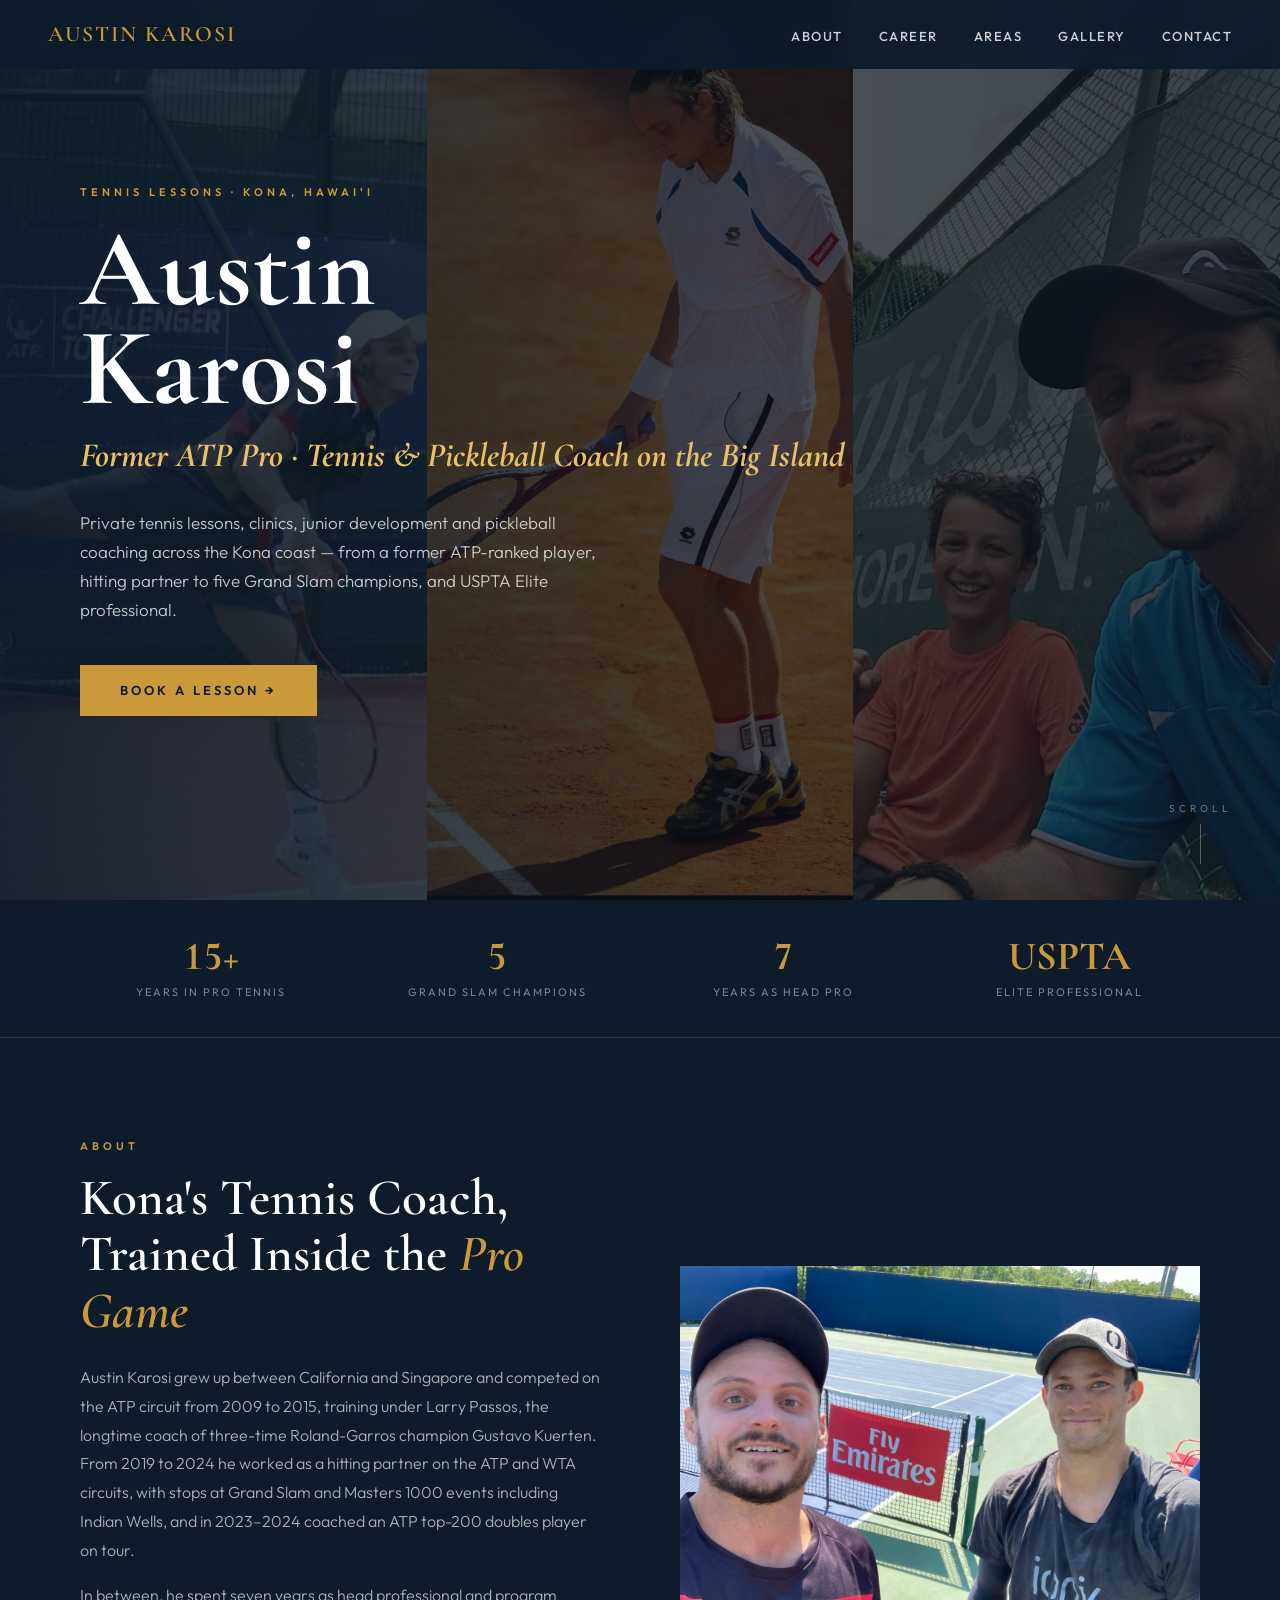
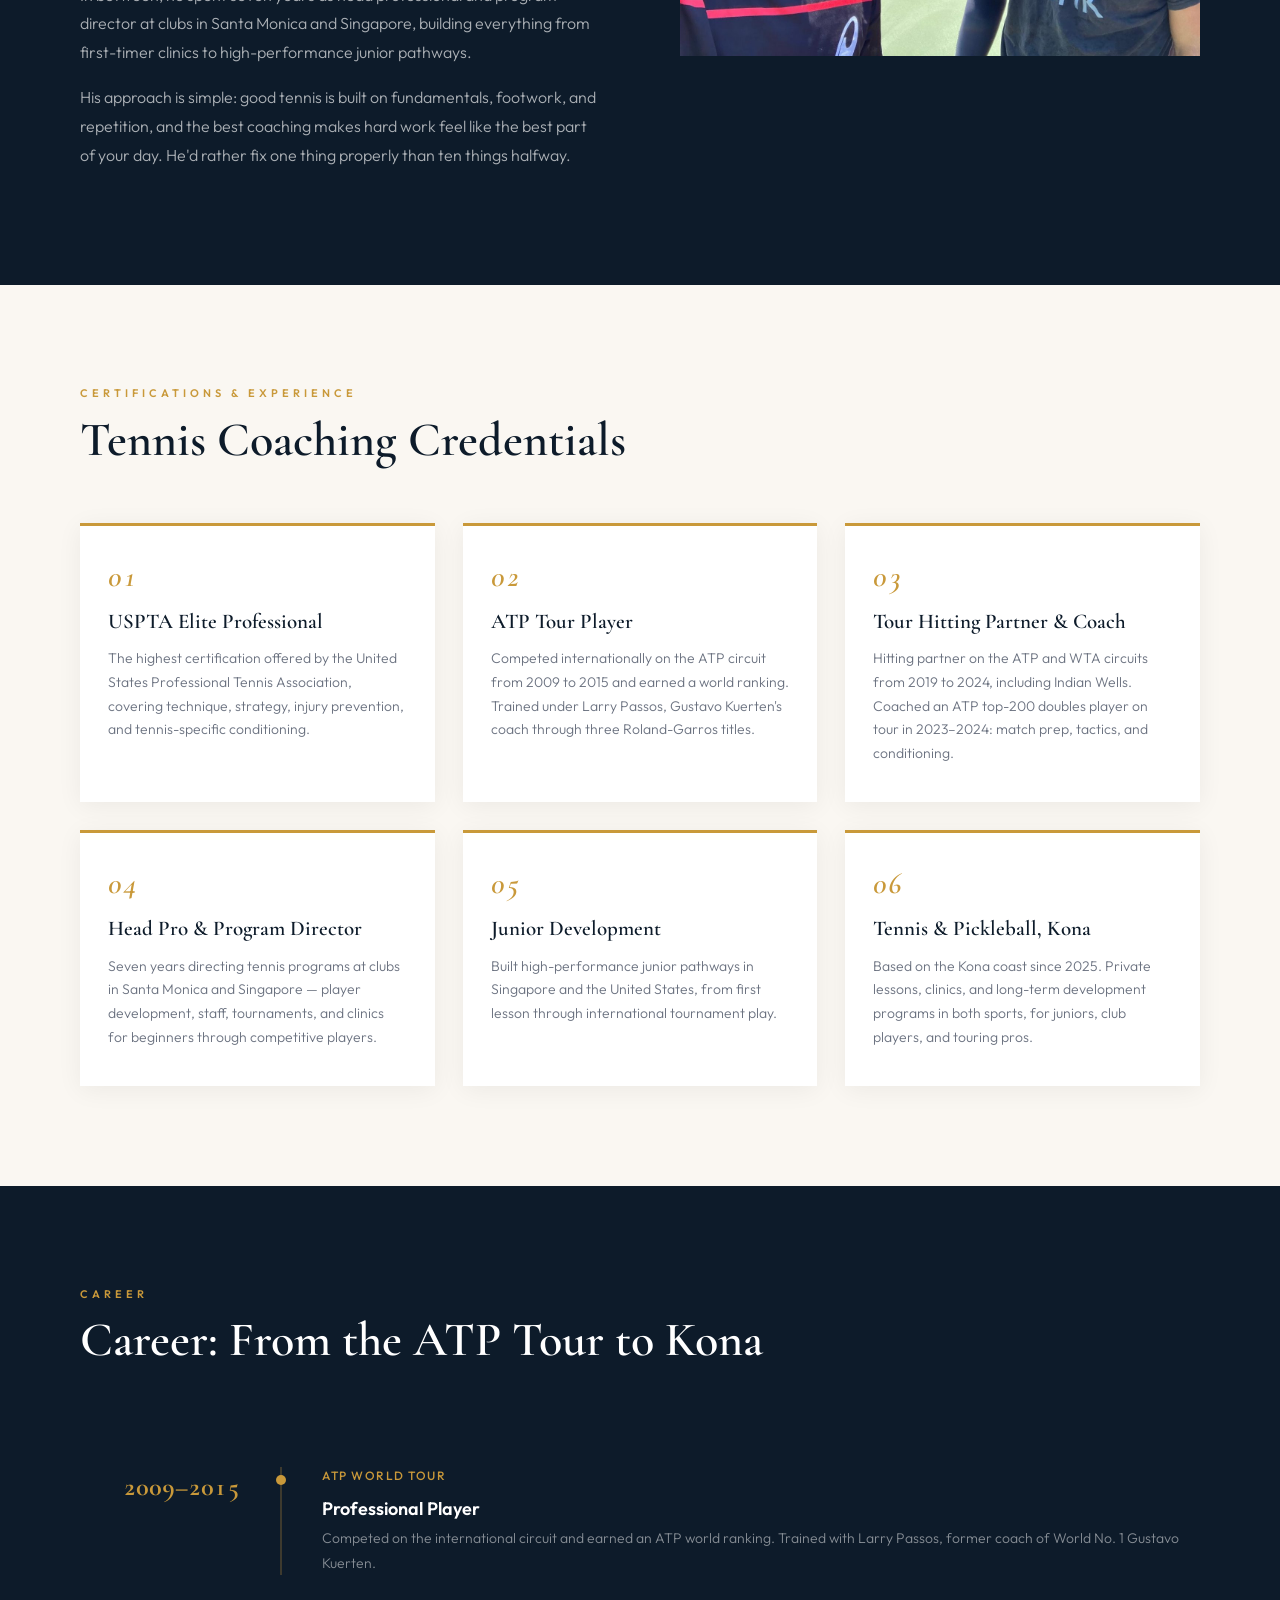
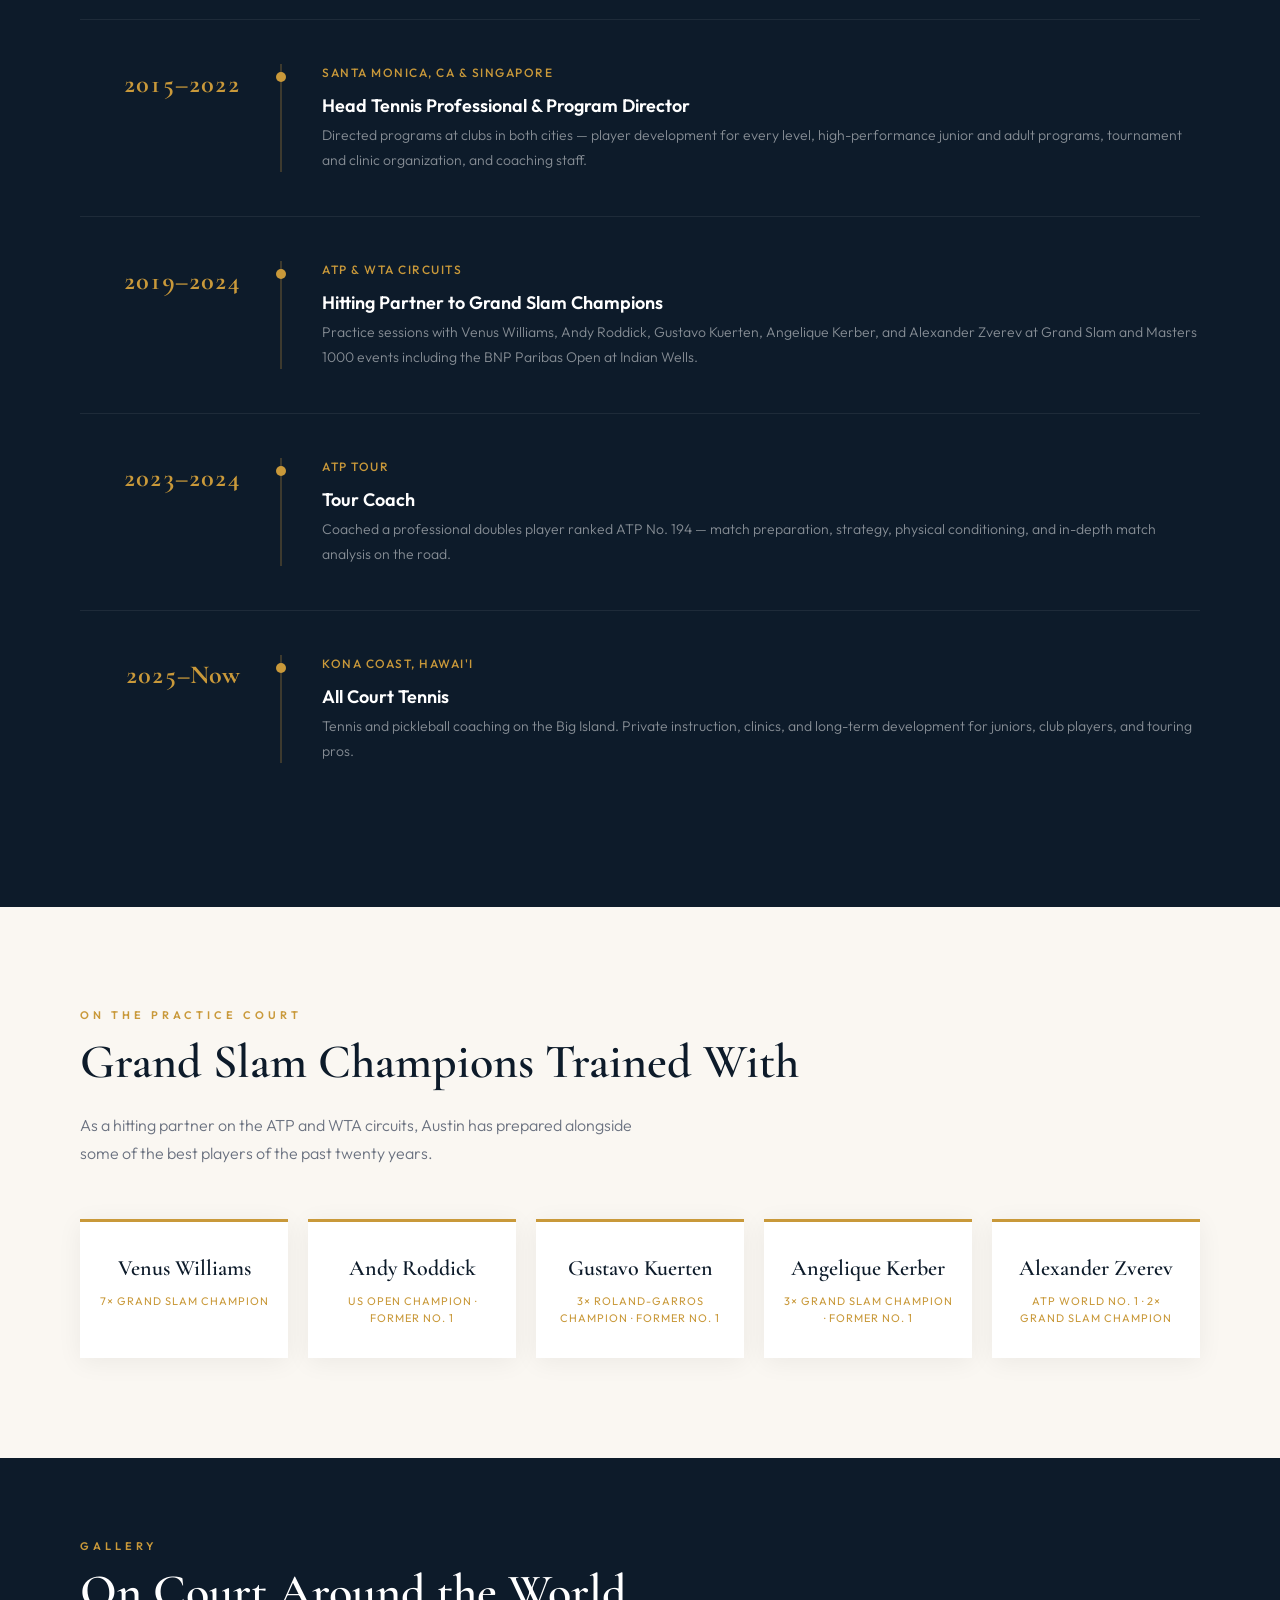
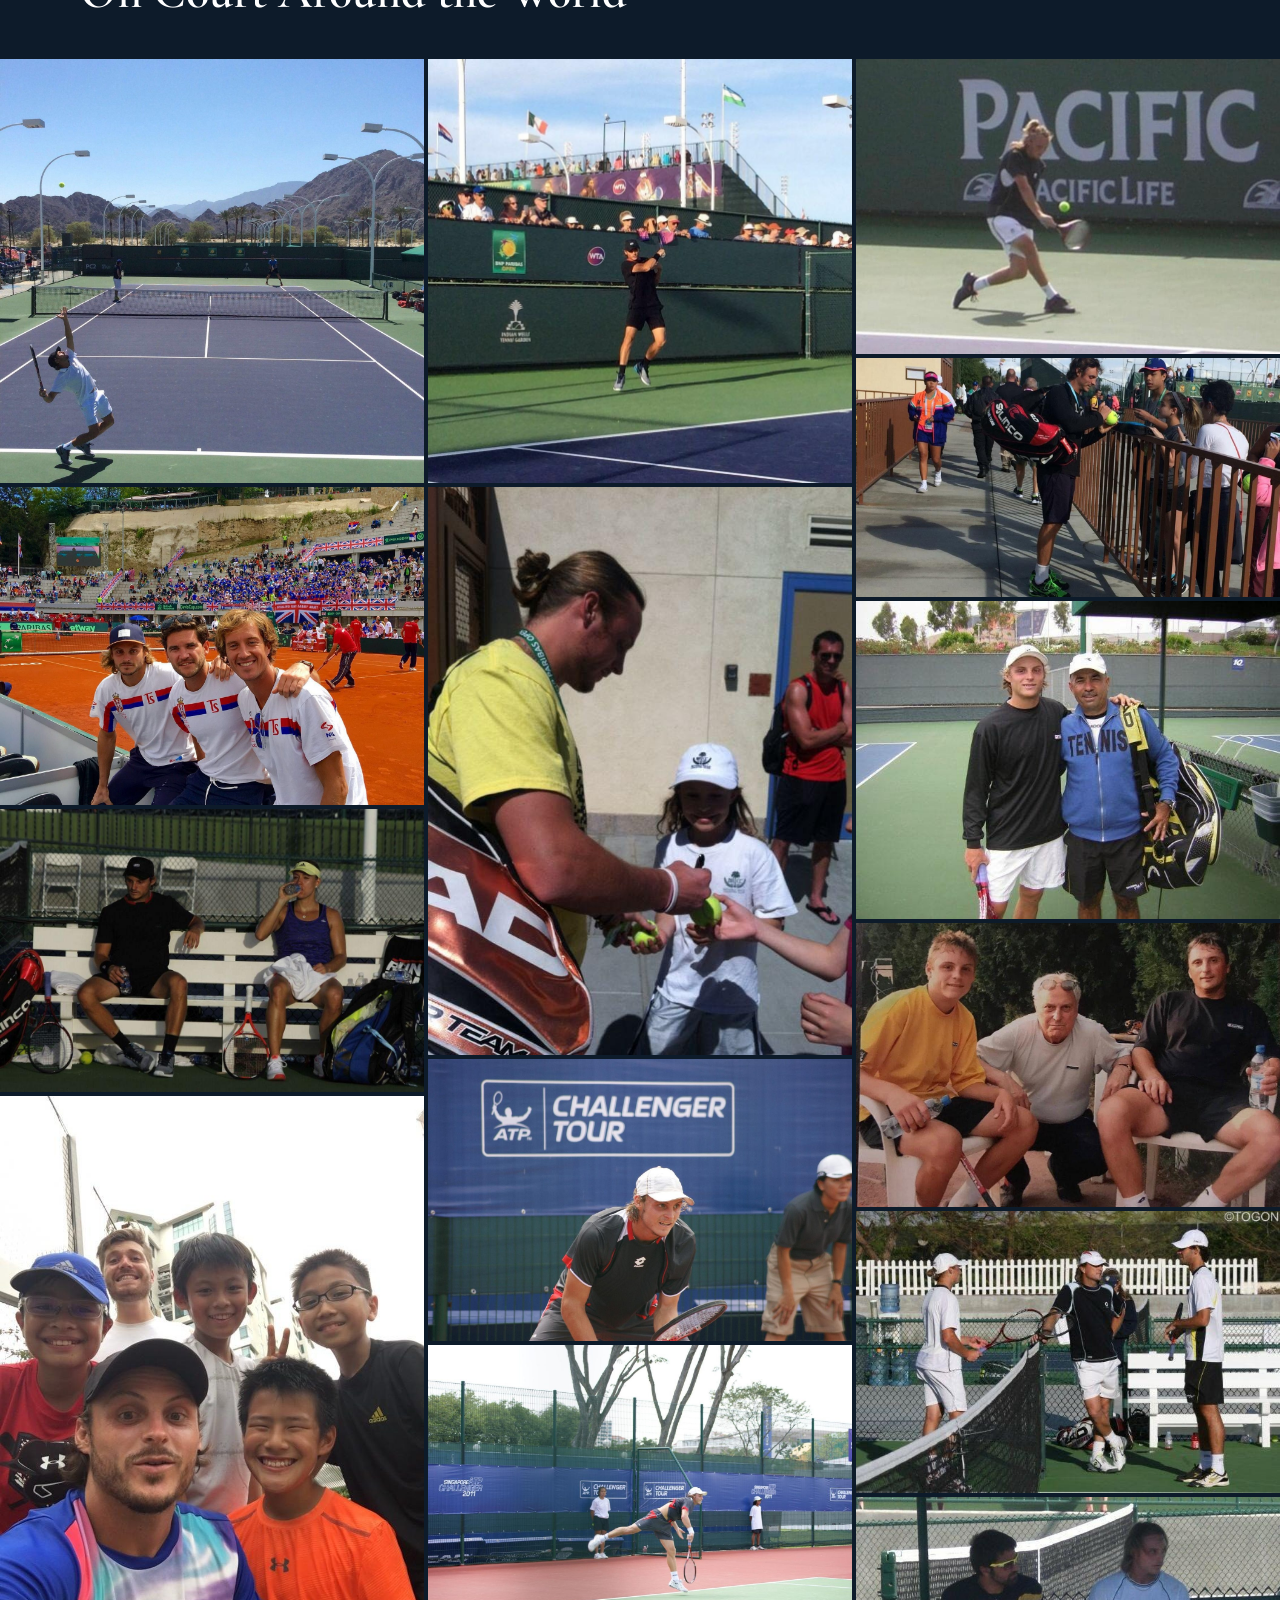
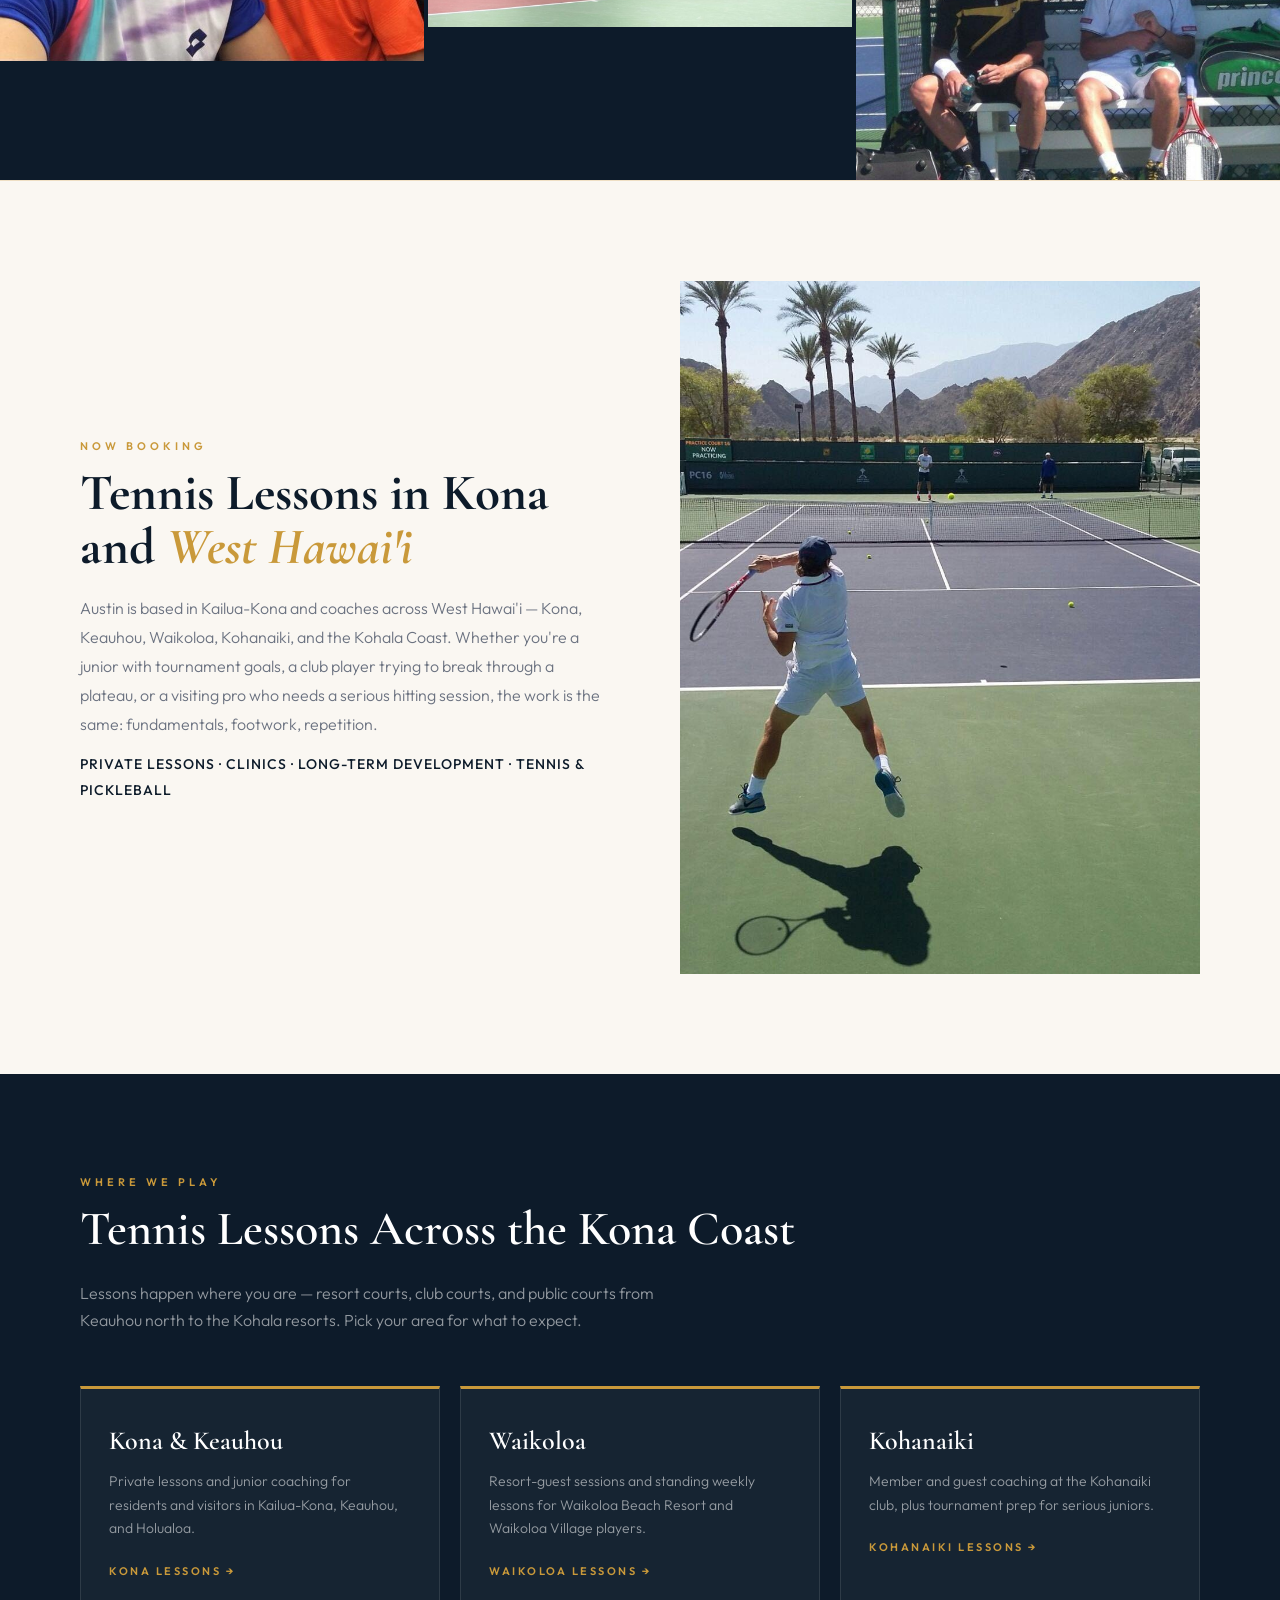
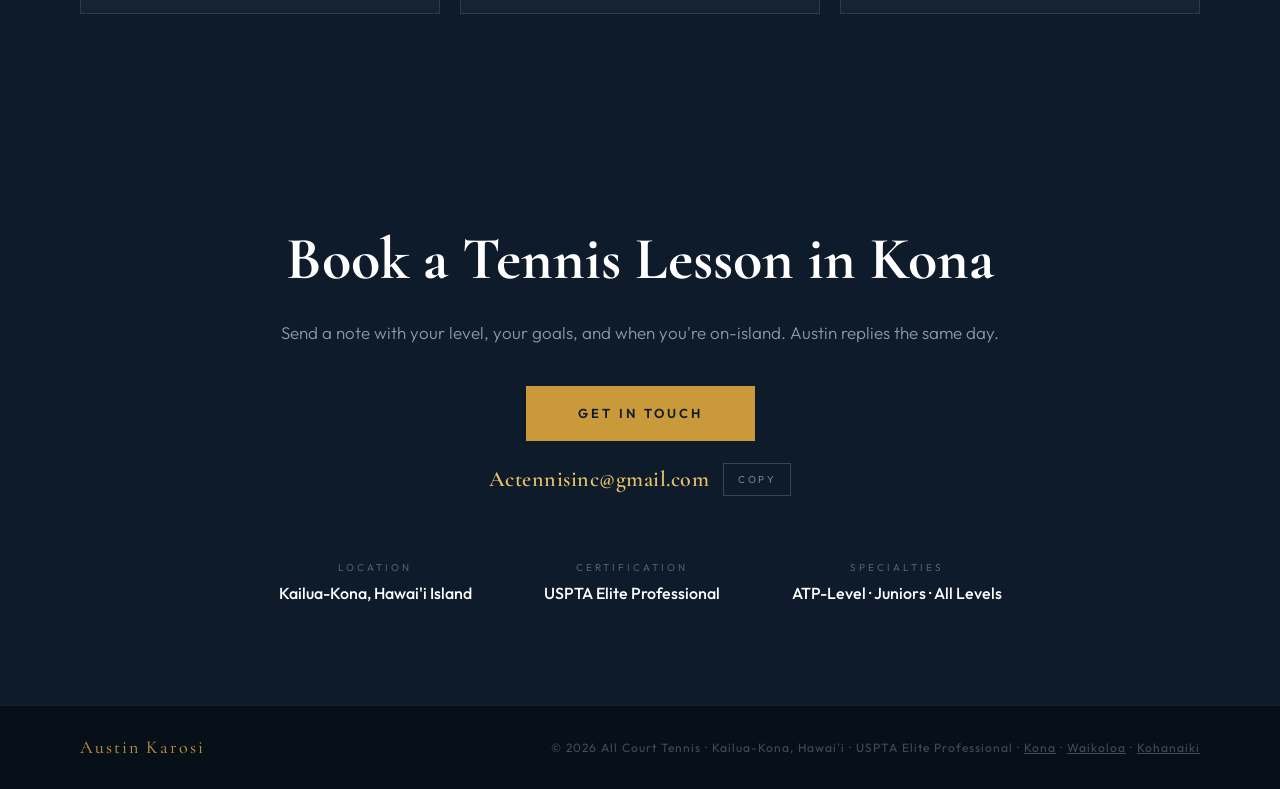
<file: index.html>
<!DOCTYPE html>
<html lang="en">
<head>
<meta charset="UTF-8">
<meta name="viewport" content="width=device-width, initial-scale=1.0, viewport-fit=cover">
<title>Tennis Lessons in Kona, Hawai'i | Austin Karosi — Former ATP Pro</title>
<meta name="description" content="Private tennis lessons, clinics, junior development and pickleball coaching on the Kona coast of the Big Island, from former ATP professional and USPTA Elite coach Austin Karosi.">
<link rel="canonical" href="https://konatennis.com/">
<meta name="robots" content="index, follow, max-image-preview:large">
<meta name="geo.region" content="US-HI">
<meta name="geo.placename" content="Kailua-Kona, Hawaii">
<meta property="og:type" content="website">
<meta property="og:site_name" content="All Court Tennis — Austin Karosi">
<meta property="og:title" content="Tennis Lessons in Kona, Hawai'i | Austin Karosi — Former ATP Pro">
<meta property="og:description" content="Private tennis lessons, clinics, junior development and pickleball coaching on the Kona coast of the Big Island, from former ATP professional and USPTA Elite coach Austin Karosi.">
<meta property="og:url" content="https://konatennis.com/">
<meta property="og:image" content="https://konatennis.com/og.jpg">
<meta property="og:image:width" content="1200">
<meta property="og:image:height" content="630">
<meta property="og:locale" content="en_US">
<meta name="twitter:card" content="summary_large_image">
<meta name="twitter:title" content="Tennis Lessons in Kona, Hawai'i | Austin Karosi — Former ATP Pro">
<meta name="twitter:description" content="Private tennis lessons, clinics, junior development and pickleball coaching on the Kona coast of the Big Island, from former ATP professional and USPTA Elite coach Austin Karosi.">
<meta name="twitter:image" content="https://konatennis.com/og.jpg">
<meta name="theme-color" content="#0d1b2a">
<link rel="icon" href="/favicon.svg" type="image/svg+xml">
<link rel="preconnect" href="https://fonts.googleapis.com">
<link rel="preconnect" href="https://fonts.gstatic.com" crossorigin>
<link href="https://fonts.googleapis.com/css2?family=Cormorant+Garamond:ital,wght@0,400;0,600;0,700;1,400;1,600&family=Outfit:wght@300;400;500;600&display=swap" rel="stylesheet">
<link rel="stylesheet" href="/assets/site.css">
<script type="application/ld+json">
{
 "@context": "https://schema.org",
 "@graph": [
  {
   "@type": "LocalBusiness",
   "@id": "https://konatennis.com/#business",
   "name": "All Court Tennis",
   "alternateName": "Austin Karosi Tennis",
   "url": "https://konatennis.com/",
   "image": "https://konatennis.com/og.jpg",
   "logo": "https://konatennis.com/og.jpg",
   "email": "Actennisinc@gmail.com",
   "priceRange": "$$",
   "description": "Private tennis lessons, clinics, pickleball instruction and junior development on the Kona coast of Hawai'i Island, from former ATP professional and USPTA Elite coach Austin Karosi.",
   "address": {
    "@type": "PostalAddress",
    "addressLocality": "Kailua-Kona",
    "addressRegion": "HI",
    "addressCountry": "US"
   },
   "geo": {
    "@type": "GeoCoordinates",
    "latitude": 19.64,
    "longitude": -155.99
   },
   "areaServed": [
    {
     "@type": "City",
     "name": "Kailua-Kona"
    },
    {
     "@type": "Place",
     "name": "Waikoloa"
    },
    {
     "@type": "Place",
     "name": "Kohanaiki"
    },
    {
     "@type": "Place",
     "name": "Kohala Coast"
    },
    {
     "@type": "Place",
     "name": "Waimea"
    },
    {
     "@type": "Place",
     "name": "Keauhou"
    }
   ],
   "founder": {
    "@id": "https://konatennis.com/#austin"
   },
   "makesOffer": [
    {
     "@type": "Offer",
     "itemOffered": {
      "@type": "Service",
      "name": "Private Tennis Lessons",
      "serviceType": "Tennis coaching"
     }
    },
    {
     "@type": "Offer",
     "itemOffered": {
      "@type": "Service",
      "name": "Tennis Clinics",
      "serviceType": "Group tennis instruction"
     }
    },
    {
     "@type": "Offer",
     "itemOffered": {
      "@type": "Service",
      "name": "Junior Tennis Development",
      "serviceType": "Junior tennis program"
     }
    },
    {
     "@type": "Offer",
     "itemOffered": {
      "@type": "Service",
      "name": "Pickleball Lessons",
      "serviceType": "Pickleball coaching"
     }
    }
   ]
  },
  {
   "@type": "Person",
   "@id": "https://konatennis.com/#austin",
   "name": "Austin Karosi",
   "jobTitle": "Tennis Coach",
   "description": "Former ATP professional and USPTA Elite certified tennis coach based in Kona, Hawai'i.",
   "url": "https://konatennis.com/",
   "image": "https://konatennis.com/photos/p12.jpg",
   "email": "Actennisinc@gmail.com",
   "worksFor": {
    "@id": "https://konatennis.com/#business"
   },
   "hasCredential": {
    "@type": "EducationalOccupationalCredential",
    "name": "USPTA Elite Professional",
    "recognizedBy": {
     "@type": "Organization",
     "name": "United States Professional Tennis Association"
    }
   },
   "knowsAbout": [
    "Tennis coaching",
    "Pickleball",
    "Junior tennis development",
    "ATP Tour"
   ],
   "homeLocation": {
    "@type": "Place",
    "name": "Kailua-Kona, Hawai'i"
   }
  },
  {
   "@type": "WebSite",
   "@id": "https://konatennis.com/#website",
   "url": "https://konatennis.com/",
   "name": "All Court Tennis",
   "publisher": {
    "@id": "https://konatennis.com/#business"
   }
  }
 ]
}
</script>
</head>
<body>


<nav aria-label="Main">
  <a class="nav-logo" href="/" style="text-decoration:none">Austin Karosi</a>
  <ul class="nav-links">
    <li><a href="/#about">About</a></li>
    <li><a href="/#career">Career</a></li>
    <li><a href="/#areas">Areas</a></li>
    <li><a href="/#gallery">Gallery</a></li>
    <li><a href="/#contact">Contact</a></li>
  </ul>
</nav>

<!-- HERO: 3-column photo collage with content overlay -->
<section class="hero">
  <div class="hero-col hero-col-1"><img src="photos/p04.jpg" alt="Tennis coach Austin Karosi stretching for a volley at the ATP Challenger Tour in Singapore"></div>
  <div class="hero-col hero-col-2"><img src="photos/p12.jpg" alt="Austin Karosi competing on clay during his ATP career"></div>
  <div class="hero-col hero-col-3"><img src="photos/p16.jpg" alt="Kona tennis coach Austin Karosi with a junior student"></div>
  <div class="hero-overlay"></div>
  <div class="hero-content">
    <div class="hero-badge">Tennis Lessons · Kona, Hawai'i</div>
    <h1 class="hero-name">Austin<br>Karosi</h1>
    <h2 class="hero-sub">Former ATP Pro · Tennis &amp; Pickleball Coach on the Big Island</h2>
    <p class="hero-desc">Private tennis lessons, clinics, junior development and pickleball coaching across the Kona coast — from a former ATP-ranked player, hitting partner to five Grand Slam champions, and USPTA Elite professional.</p>
    <a href="#contact" class="hero-cta">Book a Lesson →</a>
  </div>
  <div class="hero-scroll">Scroll</div>
</section>

<!-- STATS BAR -->
<div class="statsbar">
  <div class="sstat"><div class="sstat-num">15+</div><div class="sstat-label">Years in Pro Tennis</div></div>
  <div class="sstat"><div class="sstat-num">5</div><div class="sstat-label">Grand Slam Champions</div></div>
  <div class="sstat"><div class="sstat-num">7</div><div class="sstat-label">Years as Head Pro</div></div>
  <div class="sstat"><div class="sstat-num">USPTA</div><div class="sstat-label">Elite Professional</div></div>
</div>

<!-- ABOUT -->
<section class="about" id="about">
  <div class="about-text">
    <div class="section-label">About</div>
    <h2>Kona's Tennis Coach,<br>Trained Inside the <em>Pro Game</em></h2>
    <p>Austin Karosi grew up between California and Singapore and competed on the ATP circuit from 2009 to 2015, training under Larry Passos, the longtime coach of three-time Roland-Garros champion Gustavo Kuerten. From 2019 to 2024 he worked as a hitting partner on the ATP and WTA circuits, with stops at Grand Slam and Masters 1000 events including Indian Wells, and in 2023–2024 coached an ATP top-200 doubles player on tour.</p>
    <p>In between, he spent seven years as head professional and program director at clubs in Santa Monica and Singapore, building everything from first-timer clinics to high-performance junior pathways.</p>
    <p>His approach is simple: good tennis is built on fundamentals, footwork, and repetition, and the best coaching makes hard work feel like the best part of your day. He'd rather fix one thing properly than ten things halfway.</p>
  </div>
  <div class="about-img">
    <img src="photos/p19.jpg" alt="Austin Karosi with an ATP tour player on the practice courts">
    <div class="about-accent"></div>
  </div>
</section>

<!-- CREDENTIALS -->
<section class="credentials" id="credentials">
  <div class="section-label">Certifications &amp; Experience</div>
  <h2 class="section-title">Tennis Coaching Credentials</h2>
  <div class="cred-grid">
    <div class="cred-card">
      <div class="cred-num">01</div>
      <div class="cred-title">USPTA Elite Professional</div>
      <div class="cred-desc">The highest certification offered by the United States Professional Tennis Association, covering technique, strategy, injury prevention, and tennis-specific conditioning.</div>
    </div>
    <div class="cred-card">
      <div class="cred-num">02</div>
      <div class="cred-title">ATP Tour Player</div>
      <div class="cred-desc">Competed internationally on the ATP circuit from 2009 to 2015 and earned a world ranking. Trained under Larry Passos, Gustavo Kuerten's coach through three Roland-Garros titles.</div>
    </div>
    <div class="cred-card">
      <div class="cred-num">03</div>
      <div class="cred-title">Tour Hitting Partner &amp; Coach</div>
      <div class="cred-desc">Hitting partner on the ATP and WTA circuits from 2019 to 2024, including Indian Wells. Coached an ATP top-200 doubles player on tour in 2023–2024: match prep, tactics, and conditioning.</div>
    </div>
    <div class="cred-card">
      <div class="cred-num">04</div>
      <div class="cred-title">Head Pro &amp; Program Director</div>
      <div class="cred-desc">Seven years directing tennis programs at clubs in Santa Monica and Singapore — player development, staff, tournaments, and clinics for beginners through competitive players.</div>
    </div>
    <div class="cred-card">
      <div class="cred-num">05</div>
      <div class="cred-title">Junior Development</div>
      <div class="cred-desc">Built high-performance junior pathways in Singapore and the United States, from first lesson through international tournament play.</div>
    </div>
    <div class="cred-card">
      <div class="cred-num">06</div>
      <div class="cred-title">Tennis &amp; Pickleball, Kona</div>
      <div class="cred-desc">Based on the Kona coast since 2025. Private lessons, clinics, and long-term development programs in both sports, for juniors, club players, and touring pros.</div>
    </div>
  </div>
</section>

<!-- CAREER TIMELINE -->
<section class="timeline" id="career">
  <div class="section-label">Career</div>
  <h2 class="section-title">Career: From the ATP Tour to Kona</h2>
  <div class="tl-items">
    <div class="tl-item">
      <div class="tl-year">2009–2015</div>
      <div class="tl-line"></div>
      <div class="tl-body">
        <div class="role">ATP World Tour</div>
        <h3>Professional Player</h3>
        <p>Competed on the international circuit and earned an ATP world ranking. Trained with Larry Passos, former coach of World No. 1 Gustavo Kuerten.</p>
      </div>
    </div>
    <div class="tl-item">
      <div class="tl-year">2015–2022</div>
      <div class="tl-line"></div>
      <div class="tl-body">
        <div class="role">Santa Monica, CA &amp; Singapore</div>
        <h3>Head Tennis Professional &amp; Program Director</h3>
        <p>Directed programs at clubs in both cities — player development for every level, high-performance junior and adult programs, tournament and clinic organization, and coaching staff.</p>
      </div>
    </div>
    <div class="tl-item">
      <div class="tl-year">2019–2024</div>
      <div class="tl-line"></div>
      <div class="tl-body">
        <div class="role">ATP &amp; WTA Circuits</div>
        <h3>Hitting Partner to Grand Slam Champions</h3>
        <p>Practice sessions with Venus Williams, Andy Roddick, Gustavo Kuerten, Angelique Kerber, and Alexander Zverev at Grand Slam and Masters 1000 events including the BNP Paribas Open at Indian Wells.</p>
      </div>
    </div>
    <div class="tl-item">
      <div class="tl-year">2023–2024</div>
      <div class="tl-line"></div>
      <div class="tl-body">
        <div class="role">ATP Tour</div>
        <h3>Tour Coach</h3>
        <p>Coached a professional doubles player ranked ATP No. 194 — match preparation, strategy, physical conditioning, and in-depth match analysis on the road.</p>
      </div>
    </div>
    <div class="tl-item">
      <div class="tl-year">2025–Now</div>
      <div class="tl-line"></div>
      <div class="tl-body">
        <div class="role">Kona Coast, Hawai'i</div>
        <h3>All Court Tennis</h3>
        <p>Tennis and pickleball coaching on the Big Island. Private instruction, clinics, and long-term development for juniors, club players, and touring pros.</p>
      </div>
    </div>
  </div>
</section>

<!-- CHAMPIONS -->
<section class="champions" id="champions">
  <div class="section-label">On the Practice Court</div>
  <h2 class="section-title">Grand Slam Champions Trained With</h2>
  <p class="champs-intro">As a hitting partner on the ATP and WTA circuits, Austin has prepared alongside some of the best players of the past twenty years.</p>
  <div class="champs-grid">
    <div class="champ-card"><div class="champ-name">Venus Williams</div><div class="champ-title">7× Grand Slam Champion</div></div>
    <div class="champ-card"><div class="champ-name">Andy Roddick</div><div class="champ-title">US Open Champion · Former No. 1</div></div>
    <div class="champ-card"><div class="champ-name">Gustavo Kuerten</div><div class="champ-title">3× Roland-Garros Champion · Former No. 1</div></div>
    <div class="champ-card"><div class="champ-name">Angelique Kerber</div><div class="champ-title">3× Grand Slam Champion · Former No. 1</div></div>
    <div class="champ-card"><div class="champ-name">Alexander Zverev</div><div class="champ-title">ATP World No. 1 · 2× Grand Slam Champion</div></div>
  </div>
</section>

<!-- GALLERY -->
<section class="gallery" id="gallery">
  <div class="section-label">Gallery</div>
  <h2 class="section-title">On Court Around the World</h2>
  <div class="gallery-grid">
    <figure><img src="photos/p21.jpg" alt="Indian Wells Tennis Garden"><figcaption>Indian Wells Tennis Garden</figcaption></figure>
    <figure><img src="photos/p01.jpg" alt="Davis Cup — Team Serbia"><figcaption>Davis Cup — Team Serbia</figcaption></figure>
    <figure><img src="photos/p06.jpg" alt="BNP Paribas Open, Indian Wells"><figcaption>BNP Paribas Open, Indian Wells</figcaption></figure>
    <figure><img src="photos/p20.jpg" alt="Junior Academy, Singapore"><figcaption>Junior Academy, Singapore</figcaption></figure>
    <figure><img src="photos/p17.jpg" alt="WTA practice courts, Indian Wells"><figcaption>WTA practice courts, Indian Wells</figcaption></figure>
    <figure><img src="photos/p09.jpg" alt="Signing for the next generation"><figcaption>Signing for the next generation</figcaption></figure>
    <figure><img src="photos/p11.jpg" alt="ATP Challenger Tour"><figcaption>ATP Challenger Tour</figcaption></figure>
    <figure><img src="photos/p14.jpg" alt="Practice courts, Indian Wells"><figcaption>Practice courts, Indian Wells</figcaption></figure>
    <figure><img src="photos/p05.jpg" alt="Courtside, Singapore"><figcaption>Courtside, Singapore</figcaption></figure>
    <figure><img src="photos/p08.jpg" alt="ATP Challenger Tour, Singapore"><figcaption>ATP Challenger Tour, Singapore</figcaption></figure>
    <figure><img src="photos/p13.jpg" alt="Coaching one-on-one"><figcaption>Coaching one-on-one</figcaption></figure>
    <figure><img src="photos/p03.jpg" alt="With coaches and family"><figcaption>With coaches and family</figcaption></figure>
    <figure><img src="photos/p07.jpg" alt="Tour hitting session"><figcaption>Tour hitting session</figcaption></figure>
    <figure><img src="photos/p02.jpg" alt="Between sessions"><figcaption>Between sessions</figcaption></figure>
  </div>
</section>

<!-- BIG ISLAND -->
<section class="bigisland">
  <div class="bi-text">
    <div class="section-label">Now Booking</div>
    <h2>Tennis Lessons in Kona<br>and <em>West Hawai'i</em></h2>
    <p>Austin is based in Kailua-Kona and coaches across West Hawai'i — Kona, Keauhou, Waikoloa, Kohanaiki, and the Kohala Coast. Whether you're a junior with tournament goals, a club player trying to break through a plateau, or a visiting pro who needs a serious hitting session, the work is the same: fundamentals, footwork, repetition.</p>
    <p>Private Lessons · Clinics · Long-term Development · Tennis &amp; Pickleball</p>
  </div>
  <div class="bi-img">
    <img src="photos/p18.jpg" alt="Austin Karosi hitting a forehand on the practice courts at Indian Wells Tennis Garden">
  </div>
</section>

<!-- AREAS -->
<section class="areas" id="areas">
  <div class="section-label">Where We Play</div>
  <h2 class="section-title">Tennis Lessons Across the Kona Coast</h2>
  <p class="areas-intro">Lessons happen where you are — resort courts, club courts, and public courts from Keauhou north to the Kohala resorts. Pick your area for what to expect.</p>
  <div class="areas-grid">
    <a class="area-card" href="/kona-tennis-lessons/">
      <h3>Kona &amp; Keauhou</h3>
      <p>Private lessons and junior coaching for residents and visitors in Kailua-Kona, Keauhou, and Holualoa.</p>
      <span>Kona lessons →</span>
    </a>
    <a class="area-card" href="/waikoloa-tennis-lessons/">
      <h3>Waikoloa</h3>
      <p>Resort-guest sessions and standing weekly lessons for Waikoloa Beach Resort and Waikoloa Village players.</p>
      <span>Waikoloa lessons →</span>
    </a>
    <a class="area-card" href="/kohanaiki-tennis-lessons/">
      <h3>Kohanaiki</h3>
      <p>Member and guest coaching at the Kohanaiki club, plus tournament prep for serious juniors.</p>
      <span>Kohanaiki lessons →</span>
    </a>
  </div>
</section>

<!-- CONTACT -->
<section class="contact" id="contact">
  <h2>Book a Tennis Lesson in Kona</h2>
  <p>Send a note with your level, your goals, and when you're on-island. Austin replies the same day.</p>
  <a href="mailto:Actennisinc@gmail.com?subject=Lesson%20Inquiry" class="contact-btn">Get in Touch</a>
  <div class="contact-email">
    <span class="contact-email-val" id="email-text">Actennisinc@gmail.com</span>
    <button class="copy-btn" id="copy-email" type="button">Copy</button>
  </div>
  <div class="contact-row">
    <div><div class="contact-item-label">Location</div><div class="contact-item-val">Kailua-Kona, Hawai'i Island</div></div>
    <div><div class="contact-item-label">Certification</div><div class="contact-item-val">USPTA Elite Professional</div></div>
    <div><div class="contact-item-label">Specialties</div><div class="contact-item-val">ATP-Level · Juniors · All Levels</div></div>
  </div>
</section>

<footer>
  <div class="footer-logo">Austin Karosi</div>
  <p>© 2026 All Court Tennis · Kailua-Kona, Hawai'i · USPTA Elite Professional · <a href="/kona-tennis-lessons/" style="color:inherit">Kona</a> · <a href="/waikoloa-tennis-lessons/" style="color:inherit">Waikoloa</a> · <a href="/kohanaiki-tennis-lessons/" style="color:inherit">Kohanaiki</a></p>
</footer>

<script>
(function(){
  var btn = document.getElementById('copy-email');
  var txt = document.getElementById('email-text');
  if (!btn || !txt) return;
  btn.addEventListener('click', function(){
    var val = txt.textContent.trim();
    function selectText(){
      try{
        var r = document.createRange(); r.selectNodeContents(txt);
        var s = window.getSelection(); s.removeAllRanges(); s.addRange(r);
      }catch(e){}
    }
    if (navigator.clipboard && navigator.clipboard.writeText){
      navigator.clipboard.writeText(val).then(function(){
        btn.textContent = 'Copied';
        btn.setAttribute('data-state','copied');
        setTimeout(function(){ btn.textContent='Copy'; btn.removeAttribute('data-state'); }, 1800);
      }).catch(selectText);
    } else { selectText(); }
  });
})();
</script>
</body>
</html>
</file>
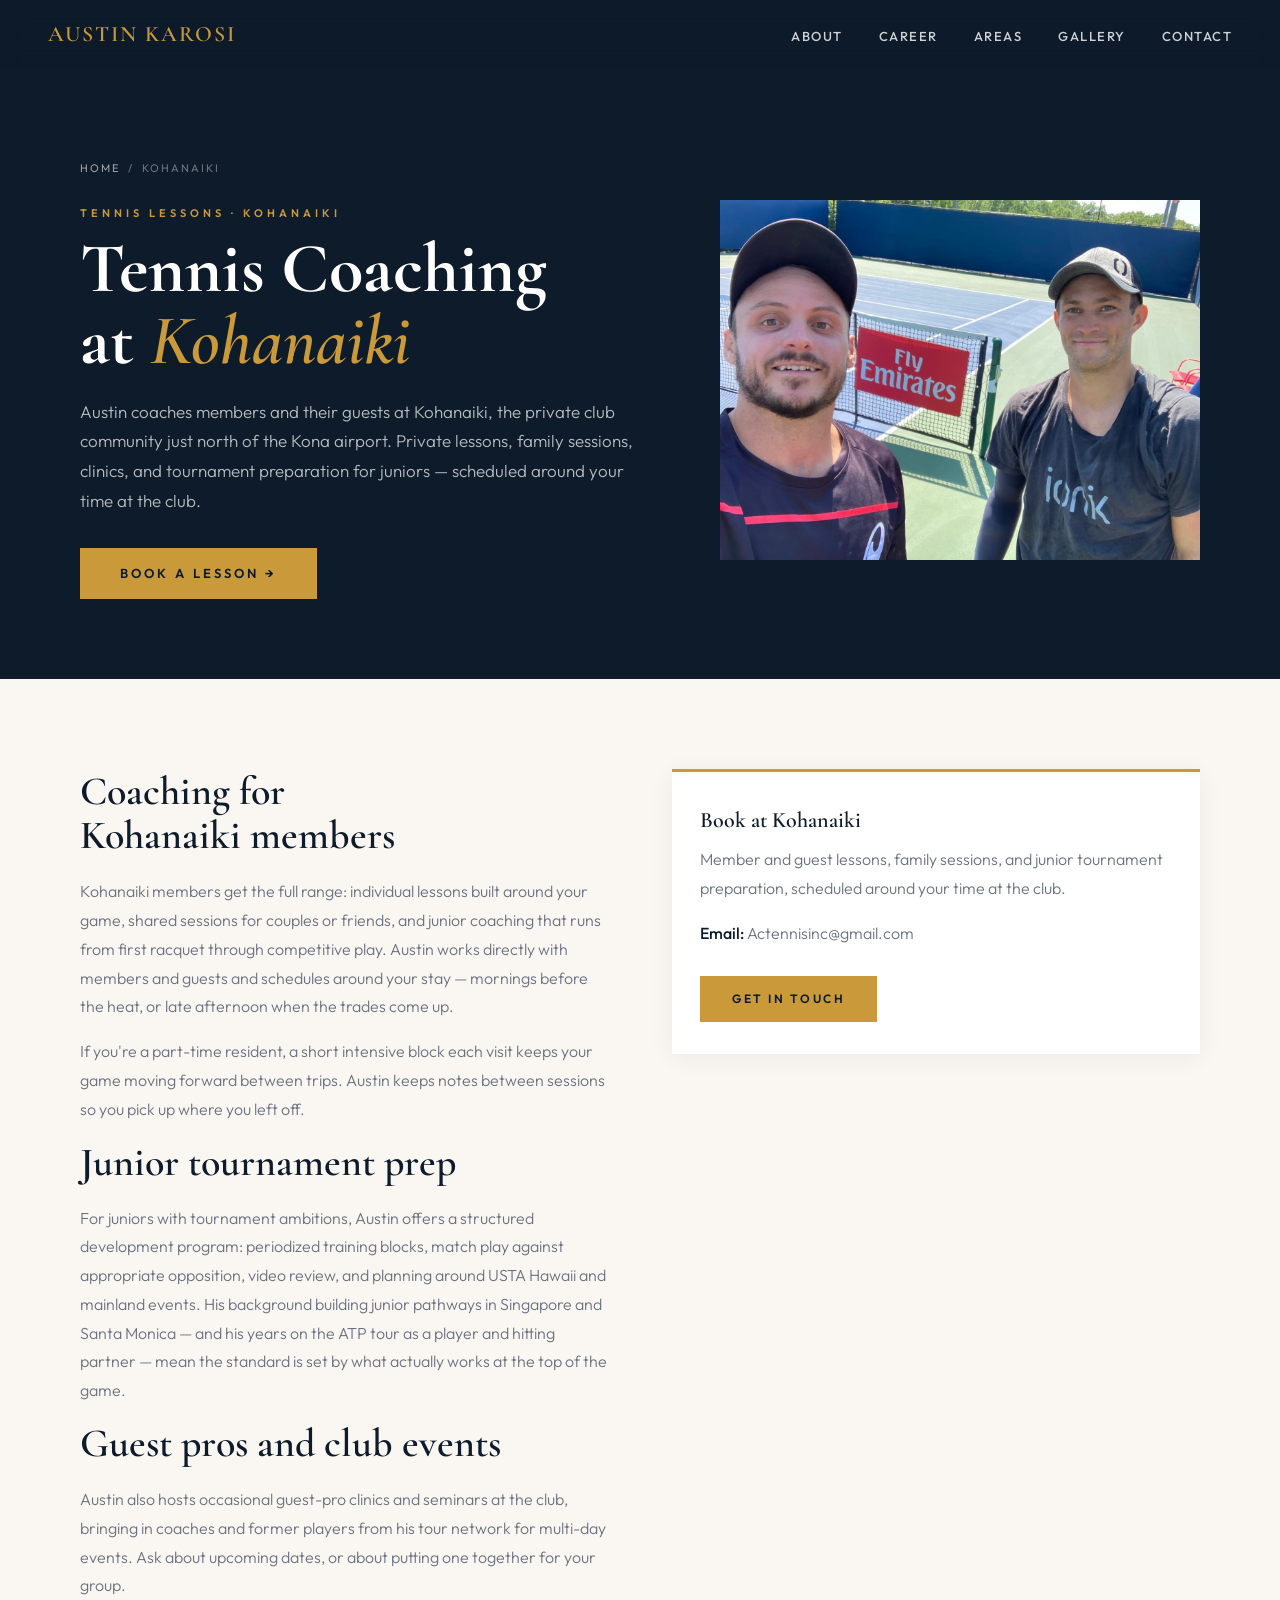
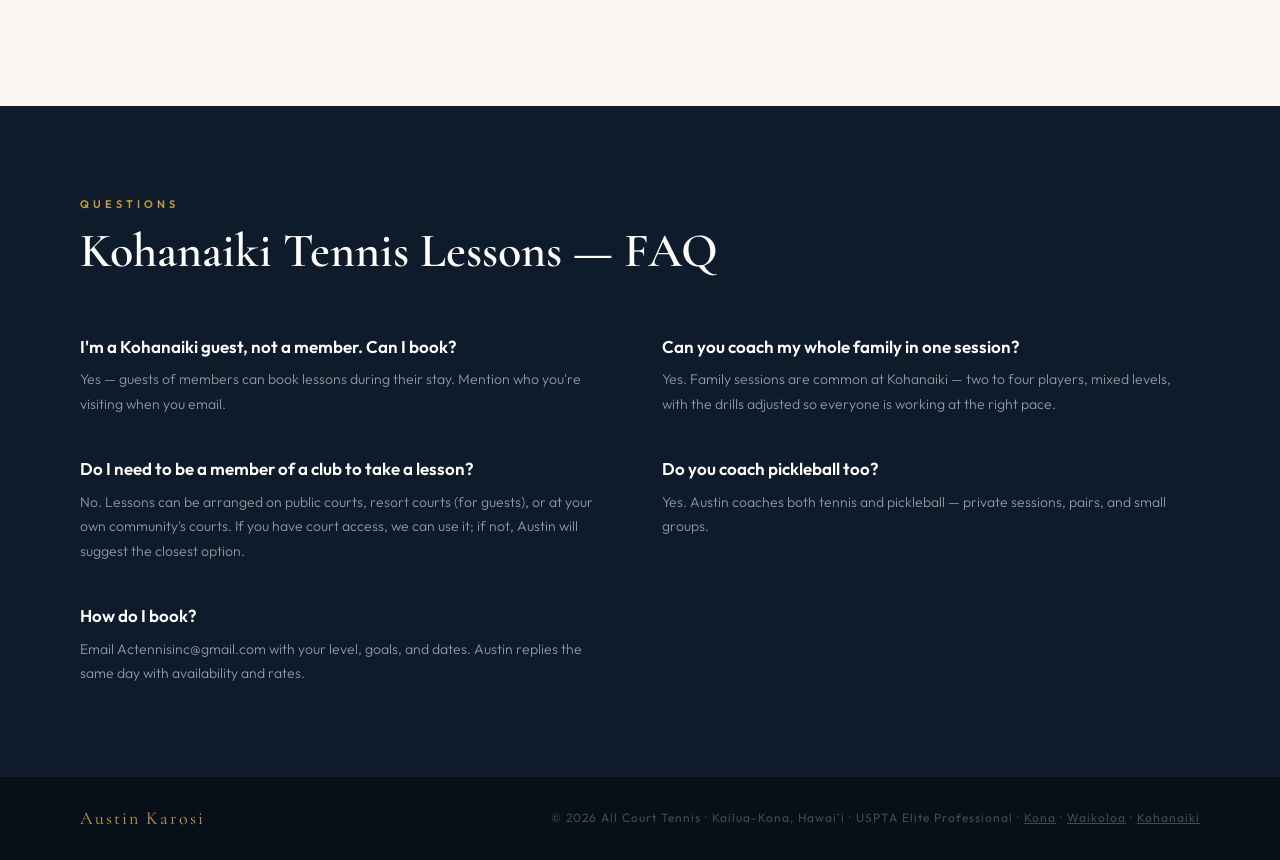
<file: kohanaiki-tennis-lessons/index.html>
<!DOCTYPE html>
<html lang="en">
<head>
<meta charset="UTF-8">
<meta name="viewport" content="width=device-width, initial-scale=1.0, viewport-fit=cover">
<title>Kohanaiki Tennis Lessons | Member & Guest Coaching, Kona</title>
<meta name="description" content="Tennis coaching at Kohanaiki, Kona — private lessons, family sessions, junior tournament prep and pickleball with former ATP pro Austin Karosi, USPTA Elite.">
<link rel="canonical" href="https://konatennis.com/kohanaiki-tennis-lessons/">
<meta name="robots" content="index, follow, max-image-preview:large">
<meta name="geo.region" content="US-HI">
<meta name="geo.placename" content="Kailua-Kona, Hawaii">
<meta property="og:type" content="website">
<meta property="og:site_name" content="All Court Tennis — Austin Karosi">
<meta property="og:title" content="Kohanaiki Tennis Lessons | Member & Guest Coaching, Kona">
<meta property="og:description" content="Tennis coaching at Kohanaiki, Kona — private lessons, family sessions, junior tournament prep and pickleball with former ATP pro Austin Karosi, USPTA Elite.">
<meta property="og:url" content="https://konatennis.com/kohanaiki-tennis-lessons/">
<meta property="og:image" content="https://konatennis.com/og.jpg">
<meta property="og:image:width" content="1200">
<meta property="og:image:height" content="630">
<meta property="og:locale" content="en_US">
<meta name="twitter:card" content="summary_large_image">
<meta name="twitter:title" content="Kohanaiki Tennis Lessons | Member & Guest Coaching, Kona">
<meta name="twitter:description" content="Tennis coaching at Kohanaiki, Kona — private lessons, family sessions, junior tournament prep and pickleball with former ATP pro Austin Karosi, USPTA Elite.">
<meta name="twitter:image" content="https://konatennis.com/og.jpg">
<meta name="theme-color" content="#0d1b2a">
<link rel="icon" href="/favicon.svg" type="image/svg+xml">
<link rel="preconnect" href="https://fonts.googleapis.com">
<link rel="preconnect" href="https://fonts.gstatic.com" crossorigin>
<link href="https://fonts.googleapis.com/css2?family=Cormorant+Garamond:ital,wght@0,400;0,600;0,700;1,400;1,600&family=Outfit:wght@300;400;500;600&display=swap" rel="stylesheet">
<link rel="stylesheet" href="/assets/site.css">
<script type="application/ld+json">
{
 "@context": "https://schema.org",
 "@graph": [
  {
   "@type": "Service",
   "name": "Kohanaiki Tennis Lessons",
   "serviceType": "Tennis coaching",
   "provider": {
    "@id": "https://konatennis.com/#business"
   },
   "areaServed": {
    "@type": "Place",
    "name": "Kohanaiki, Hawai'i"
   },
   "url": "https://konatennis.com/kohanaiki-tennis-lessons/",
   "description": "Tennis coaching at Kohanaiki, Kona — private lessons, family sessions, junior tournament prep and pickleball with former ATP pro Austin Karosi, USPTA Elite."
  },
  {
   "@type": "BreadcrumbList",
   "itemListElement": [
    {
     "@type": "ListItem",
     "position": 1,
     "name": "Home",
     "item": "https://konatennis.com/"
    },
    {
     "@type": "ListItem",
     "position": 2,
     "name": "Kohanaiki Tennis Lessons",
     "item": "https://konatennis.com/kohanaiki-tennis-lessons/"
    }
   ]
  },
  {
   "@type": "FAQPage",
   "mainEntity": [
    {
     "@type": "Question",
     "name": "I'm a Kohanaiki guest, not a member. Can I book?",
     "acceptedAnswer": {
      "@type": "Answer",
      "text": "Yes — guests of members can book lessons during their stay. Mention who you're visiting when you email."
     }
    },
    {
     "@type": "Question",
     "name": "Can you coach my whole family in one session?",
     "acceptedAnswer": {
      "@type": "Answer",
      "text": "Yes. Family sessions are common at Kohanaiki — two to four players, mixed levels, with the drills adjusted so everyone is working at the right pace."
     }
    },
    {
     "@type": "Question",
     "name": "Do I need to be a member of a club to take a lesson?",
     "acceptedAnswer": {
      "@type": "Answer",
      "text": "No. Lessons can be arranged on public courts, resort courts (for guests), or at your own community's courts. If you have court access, we can use it; if not, Austin will suggest the closest option."
     }
    },
    {
     "@type": "Question",
     "name": "Do you coach pickleball too?",
     "acceptedAnswer": {
      "@type": "Answer",
      "text": "Yes. Austin coaches both tennis and pickleball — private sessions, pairs, and small groups."
     }
    },
    {
     "@type": "Question",
     "name": "How do I book?",
     "acceptedAnswer": {
      "@type": "Answer",
      "text": "Email Actennisinc@gmail.com with your level, goals, and dates. Austin replies the same day with availability and rates."
     }
    }
   ]
  }
 ]
}
</script>
</head>
<body>
<nav aria-label="Main">
  <a class="nav-logo" href="/" style="text-decoration:none">Austin Karosi</a>
  <ul class="nav-links">
    <li><a href="/#about">About</a></li>
    <li><a href="/#career">Career</a></li>
    <li><a href="/#areas">Areas</a></li>
    <li><a href="/#gallery">Gallery</a></li>
    <li><a href="/#contact">Contact</a></li>
  </ul>
</nav>

<section class="page-hero">
  <div>
    <div class="breadcrumb"><a href="/">Home</a> &nbsp;/&nbsp; Kohanaiki</div>
    <div class="section-label">Tennis Lessons · Kohanaiki</div>
    <h1>Tennis Coaching at <em>Kohanaiki</em></h1>
    <p>Austin coaches members and their guests at Kohanaiki, the private club community just north of the Kona airport. Private lessons, family sessions, clinics, and tournament preparation for juniors — scheduled around your time at the club.</p>
    <a href="/#contact" class="hero-cta">Book a Lesson →</a>
  </div>
  <img src="/photos/p19.jpg" alt="Austin Karosi with an ATP tour player on the practice courts">
</section>

<section class="prose">
  <div class="prose-grid">
    <div>
<h2>Coaching for Kohanaiki members</h2>
<p>Kohanaiki members get the full range: individual lessons built around your game, shared sessions for couples or friends, and junior coaching that runs from first racquet through competitive play. Austin works directly with members and guests and schedules around your stay — mornings before the heat, or late afternoon when the trades come up.</p>
<p>If you're a part-time resident, a short intensive block each visit keeps your game moving forward between trips. Austin keeps notes between sessions so you pick up where you left off.</p>
<h2>Junior tournament prep</h2>
<p>For juniors with tournament ambitions, Austin offers a structured development program: periodized training blocks, match play against appropriate opposition, video review, and planning around USTA Hawaii and mainland events. His background building junior pathways in Singapore and Santa Monica — and his years on the ATP tour as a player and hitting partner — mean the standard is set by what actually works at the top of the game.</p>
<h2>Guest pros and club events</h2>
<p>Austin also hosts occasional guest-pro clinics and seminars at the club, bringing in coaches and former players from his tour network for multi-day events. Ask about upcoming dates, or about putting one together for your group.</p>

    </div>
    <aside class="prose-aside">
      <h3>Book at Kohanaiki</h3>
      <p>Member and guest lessons, family sessions, and junior tournament preparation, scheduled around your time at the club.</p>
      <p><strong>Email:</strong> Actennisinc@gmail.com</p>
      <a class="btn" href="/#contact">Get in Touch</a>
    </aside>
  </div>
</section>

<section class="faq">
  <div class="section-label">Questions</div>
  <h2 class="section-title">Kohanaiki Tennis Lessons — FAQ</h2>
  <div class="faq-list">
<div class="faq-item"><h3>I'm a Kohanaiki guest, not a member. Can I book?</h3><p>Yes — guests of members can book lessons during their stay. Mention who you're visiting when you email.</p></div>
<div class="faq-item"><h3>Can you coach my whole family in one session?</h3><p>Yes. Family sessions are common at Kohanaiki — two to four players, mixed levels, with the drills adjusted so everyone is working at the right pace.</p></div>
<div class="faq-item"><h3>Do I need to be a member of a club to take a lesson?</h3><p>No. Lessons can be arranged on public courts, resort courts (for guests), or at your own community's courts. If you have court access, we can use it; if not, Austin will suggest the closest option.</p></div>
<div class="faq-item"><h3>Do you coach pickleball too?</h3><p>Yes. Austin coaches both tennis and pickleball — private sessions, pairs, and small groups.</p></div>
<div class="faq-item"><h3>How do I book?</h3><p>Email Actennisinc@gmail.com with your level, goals, and dates. Austin replies the same day with availability and rates.</p></div>
  </div>
</section>

<footer>
  <div class="footer-logo">Austin Karosi</div>
  <p>© 2026 All Court Tennis · Kailua-Kona, Hawai'i · USPTA Elite Professional · <a href="/kona-tennis-lessons/" style="color:inherit">Kona</a> · <a href="/waikoloa-tennis-lessons/" style="color:inherit">Waikoloa</a> · <a href="/kohanaiki-tennis-lessons/" style="color:inherit">Kohanaiki</a></p>
</footer>
</body>
</html>
</file>
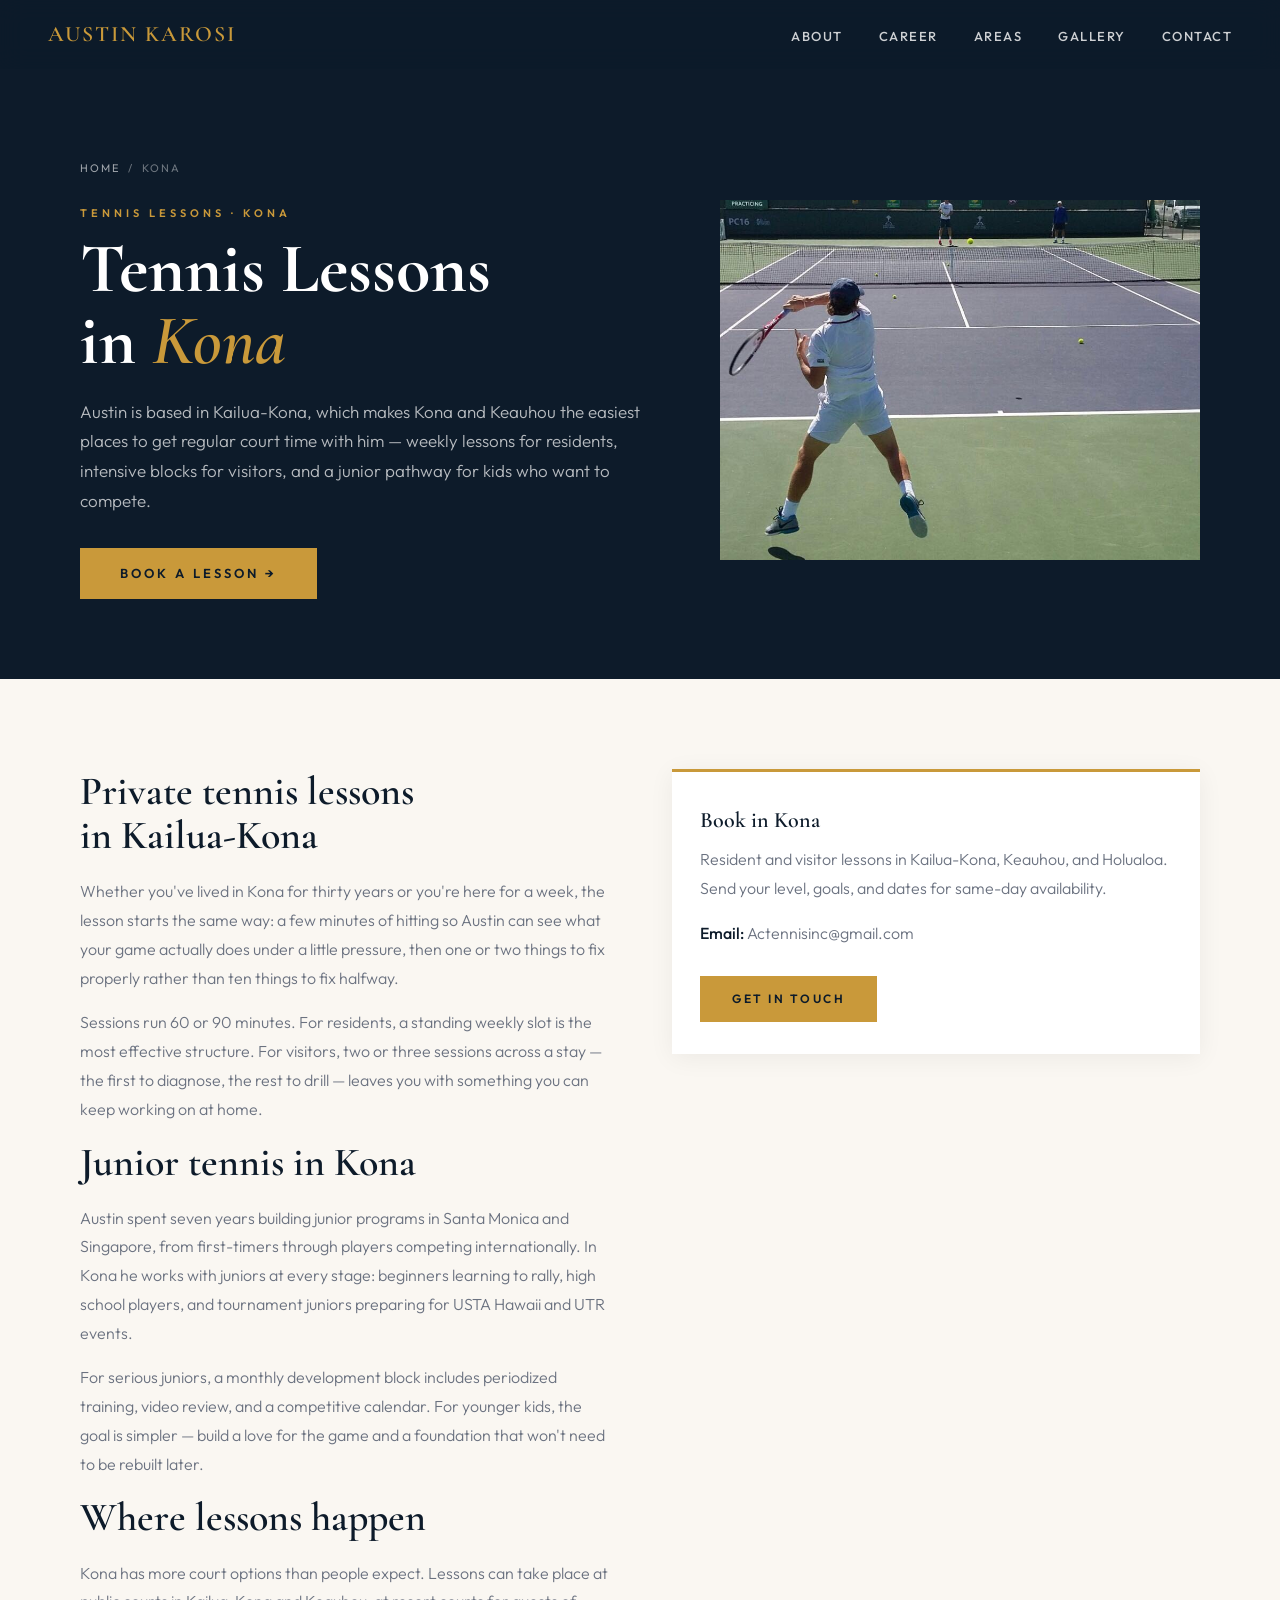
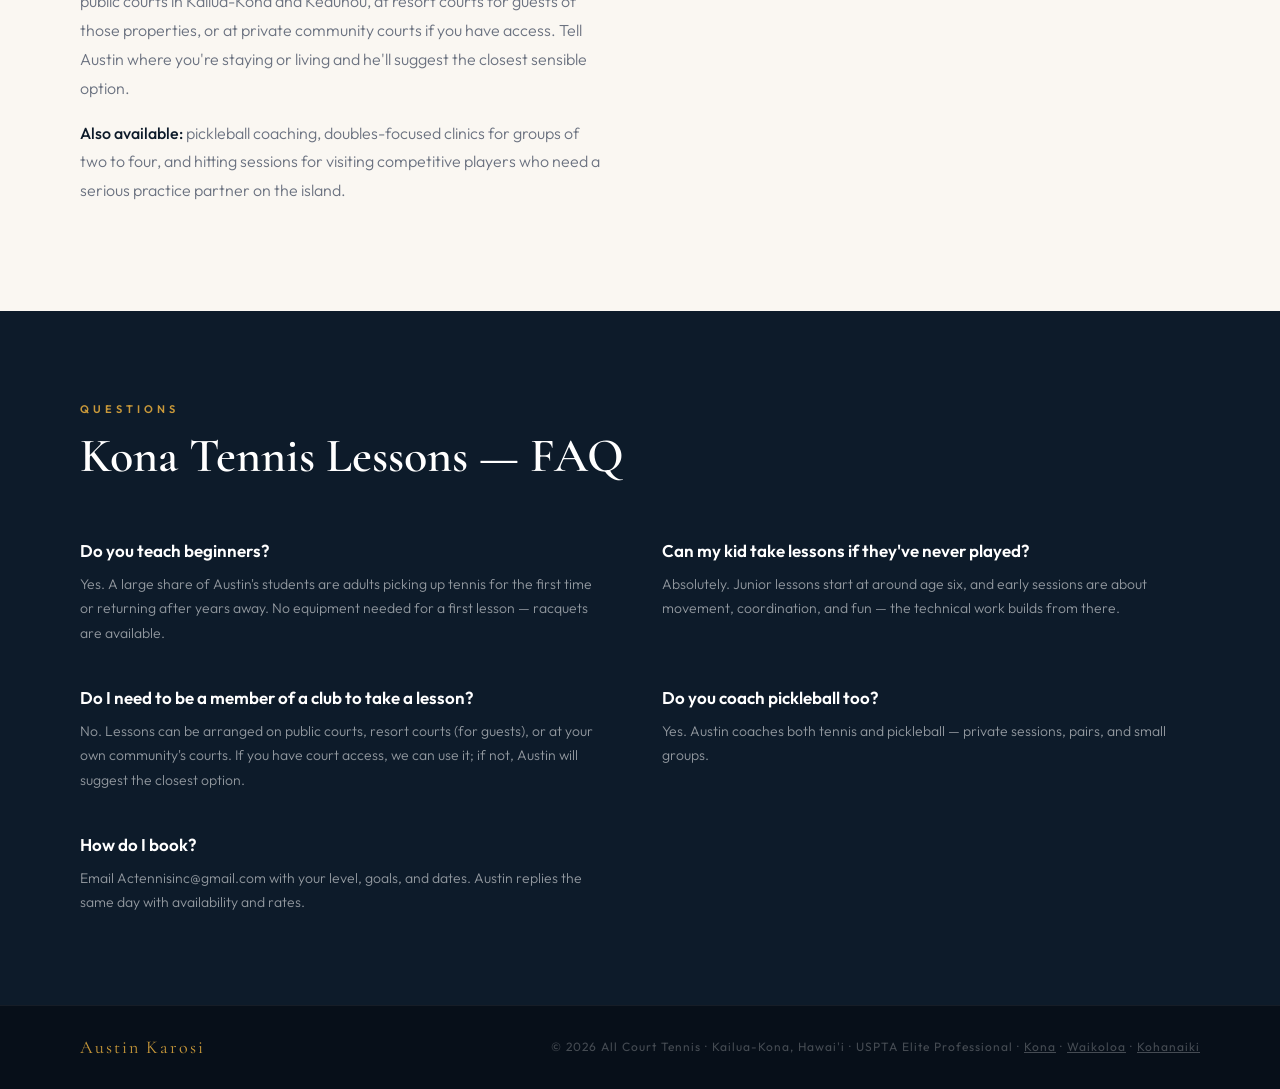
<file: kona-tennis-lessons/index.html>
<!DOCTYPE html>
<html lang="en">
<head>
<meta charset="UTF-8">
<meta name="viewport" content="width=device-width, initial-scale=1.0, viewport-fit=cover">
<title>Kona Tennis Lessons | Private Coaching in Kailua-Kona & Keauhou</title>
<meta name="description" content="Private tennis lessons in Kailua-Kona and Keauhou with former ATP pro Austin Karosi. Juniors, adults, visitors and residents. USPTA Elite certified.">
<link rel="canonical" href="https://konatennis.com/kona-tennis-lessons/">
<meta name="robots" content="index, follow, max-image-preview:large">
<meta name="geo.region" content="US-HI">
<meta name="geo.placename" content="Kailua-Kona, Hawaii">
<meta property="og:type" content="website">
<meta property="og:site_name" content="All Court Tennis — Austin Karosi">
<meta property="og:title" content="Kona Tennis Lessons | Private Coaching in Kailua-Kona & Keauhou">
<meta property="og:description" content="Private tennis lessons in Kailua-Kona and Keauhou with former ATP pro Austin Karosi. Juniors, adults, visitors and residents. USPTA Elite certified.">
<meta property="og:url" content="https://konatennis.com/kona-tennis-lessons/">
<meta property="og:image" content="https://konatennis.com/og.jpg">
<meta property="og:image:width" content="1200">
<meta property="og:image:height" content="630">
<meta property="og:locale" content="en_US">
<meta name="twitter:card" content="summary_large_image">
<meta name="twitter:title" content="Kona Tennis Lessons | Private Coaching in Kailua-Kona & Keauhou">
<meta name="twitter:description" content="Private tennis lessons in Kailua-Kona and Keauhou with former ATP pro Austin Karosi. Juniors, adults, visitors and residents. USPTA Elite certified.">
<meta name="twitter:image" content="https://konatennis.com/og.jpg">
<meta name="theme-color" content="#0d1b2a">
<link rel="icon" href="/favicon.svg" type="image/svg+xml">
<link rel="preconnect" href="https://fonts.googleapis.com">
<link rel="preconnect" href="https://fonts.gstatic.com" crossorigin>
<link href="https://fonts.googleapis.com/css2?family=Cormorant+Garamond:ital,wght@0,400;0,600;0,700;1,400;1,600&family=Outfit:wght@300;400;500;600&display=swap" rel="stylesheet">
<link rel="stylesheet" href="/assets/site.css">
<script type="application/ld+json">
{
 "@context": "https://schema.org",
 "@graph": [
  {
   "@type": "Service",
   "name": "Kona Tennis Lessons",
   "serviceType": "Tennis coaching",
   "provider": {
    "@id": "https://konatennis.com/#business"
   },
   "areaServed": {
    "@type": "Place",
    "name": "Kona, Hawai'i"
   },
   "url": "https://konatennis.com/kona-tennis-lessons/",
   "description": "Private tennis lessons in Kailua-Kona and Keauhou with former ATP pro Austin Karosi. Juniors, adults, visitors and residents. USPTA Elite certified."
  },
  {
   "@type": "BreadcrumbList",
   "itemListElement": [
    {
     "@type": "ListItem",
     "position": 1,
     "name": "Home",
     "item": "https://konatennis.com/"
    },
    {
     "@type": "ListItem",
     "position": 2,
     "name": "Kona Tennis Lessons",
     "item": "https://konatennis.com/kona-tennis-lessons/"
    }
   ]
  },
  {
   "@type": "FAQPage",
   "mainEntity": [
    {
     "@type": "Question",
     "name": "Do you teach beginners?",
     "acceptedAnswer": {
      "@type": "Answer",
      "text": "Yes. A large share of Austin's students are adults picking up tennis for the first time or returning after years away. No equipment needed for a first lesson — racquets are available."
     }
    },
    {
     "@type": "Question",
     "name": "Can my kid take lessons if they've never played?",
     "acceptedAnswer": {
      "@type": "Answer",
      "text": "Absolutely. Junior lessons start at around age six, and early sessions are about movement, coordination, and fun — the technical work builds from there."
     }
    },
    {
     "@type": "Question",
     "name": "Do I need to be a member of a club to take a lesson?",
     "acceptedAnswer": {
      "@type": "Answer",
      "text": "No. Lessons can be arranged on public courts, resort courts (for guests), or at your own community's courts. If you have court access, we can use it; if not, Austin will suggest the closest option."
     }
    },
    {
     "@type": "Question",
     "name": "Do you coach pickleball too?",
     "acceptedAnswer": {
      "@type": "Answer",
      "text": "Yes. Austin coaches both tennis and pickleball — private sessions, pairs, and small groups."
     }
    },
    {
     "@type": "Question",
     "name": "How do I book?",
     "acceptedAnswer": {
      "@type": "Answer",
      "text": "Email Actennisinc@gmail.com with your level, goals, and dates. Austin replies the same day with availability and rates."
     }
    }
   ]
  }
 ]
}
</script>
</head>
<body>
<nav aria-label="Main">
  <a class="nav-logo" href="/" style="text-decoration:none">Austin Karosi</a>
  <ul class="nav-links">
    <li><a href="/#about">About</a></li>
    <li><a href="/#career">Career</a></li>
    <li><a href="/#areas">Areas</a></li>
    <li><a href="/#gallery">Gallery</a></li>
    <li><a href="/#contact">Contact</a></li>
  </ul>
</nav>

<section class="page-hero">
  <div>
    <div class="breadcrumb"><a href="/">Home</a> &nbsp;/&nbsp; Kona</div>
    <div class="section-label">Tennis Lessons · Kona</div>
    <h1>Tennis Lessons in <em>Kona</em></h1>
    <p>Austin is based in Kailua-Kona, which makes Kona and Keauhou the easiest places to get regular court time with him — weekly lessons for residents, intensive blocks for visitors, and a junior pathway for kids who want to compete.</p>
    <a href="/#contact" class="hero-cta">Book a Lesson →</a>
  </div>
  <img src="/photos/p18.jpg" alt="Austin Karosi hitting a forehand on a practice court">
</section>

<section class="prose">
  <div class="prose-grid">
    <div>
<h2>Private tennis lessons in Kailua-Kona</h2>
<p>Whether you've lived in Kona for thirty years or you're here for a week, the lesson starts the same way: a few minutes of hitting so Austin can see what your game actually does under a little pressure, then one or two things to fix properly rather than ten things to fix halfway.</p>
<p>Sessions run 60 or 90 minutes. For residents, a standing weekly slot is the most effective structure. For visitors, two or three sessions across a stay — the first to diagnose, the rest to drill — leaves you with something you can keep working on at home.</p>
<h2>Junior tennis in Kona</h2>
<p>Austin spent seven years building junior programs in Santa Monica and Singapore, from first-timers through players competing internationally. In Kona he works with juniors at every stage: beginners learning to rally, high school players, and tournament juniors preparing for USTA Hawaii and UTR events.</p>
<p>For serious juniors, a monthly development block includes periodized training, video review, and a competitive calendar. For younger kids, the goal is simpler — build a love for the game and a foundation that won't need to be rebuilt later.</p>
<h2>Where lessons happen</h2>
<p>Kona has more court options than people expect. Lessons can take place at public courts in Kailua-Kona and Keauhou, at resort courts for guests of those properties, or at private community courts if you have access. Tell Austin where you're staying or living and he'll suggest the closest sensible option.</p>
<p><strong>Also available:</strong> pickleball coaching, doubles-focused clinics for groups of two to four, and hitting sessions for visiting competitive players who need a serious practice partner on the island.</p>

    </div>
    <aside class="prose-aside">
      <h3>Book in Kona</h3>
      <p>Resident and visitor lessons in Kailua-Kona, Keauhou, and Holualoa. Send your level, goals, and dates for same-day availability.</p>
      <p><strong>Email:</strong> Actennisinc@gmail.com</p>
      <a class="btn" href="/#contact">Get in Touch</a>
    </aside>
  </div>
</section>

<section class="faq">
  <div class="section-label">Questions</div>
  <h2 class="section-title">Kona Tennis Lessons — FAQ</h2>
  <div class="faq-list">
<div class="faq-item"><h3>Do you teach beginners?</h3><p>Yes. A large share of Austin's students are adults picking up tennis for the first time or returning after years away. No equipment needed for a first lesson — racquets are available.</p></div>
<div class="faq-item"><h3>Can my kid take lessons if they've never played?</h3><p>Absolutely. Junior lessons start at around age six, and early sessions are about movement, coordination, and fun — the technical work builds from there.</p></div>
<div class="faq-item"><h3>Do I need to be a member of a club to take a lesson?</h3><p>No. Lessons can be arranged on public courts, resort courts (for guests), or at your own community's courts. If you have court access, we can use it; if not, Austin will suggest the closest option.</p></div>
<div class="faq-item"><h3>Do you coach pickleball too?</h3><p>Yes. Austin coaches both tennis and pickleball — private sessions, pairs, and small groups.</p></div>
<div class="faq-item"><h3>How do I book?</h3><p>Email Actennisinc@gmail.com with your level, goals, and dates. Austin replies the same day with availability and rates.</p></div>
  </div>
</section>

<footer>
  <div class="footer-logo">Austin Karosi</div>
  <p>© 2026 All Court Tennis · Kailua-Kona, Hawai'i · USPTA Elite Professional · <a href="/kona-tennis-lessons/" style="color:inherit">Kona</a> · <a href="/waikoloa-tennis-lessons/" style="color:inherit">Waikoloa</a> · <a href="/kohanaiki-tennis-lessons/" style="color:inherit">Kohanaiki</a></p>
</footer>
</body>
</html>
</file>
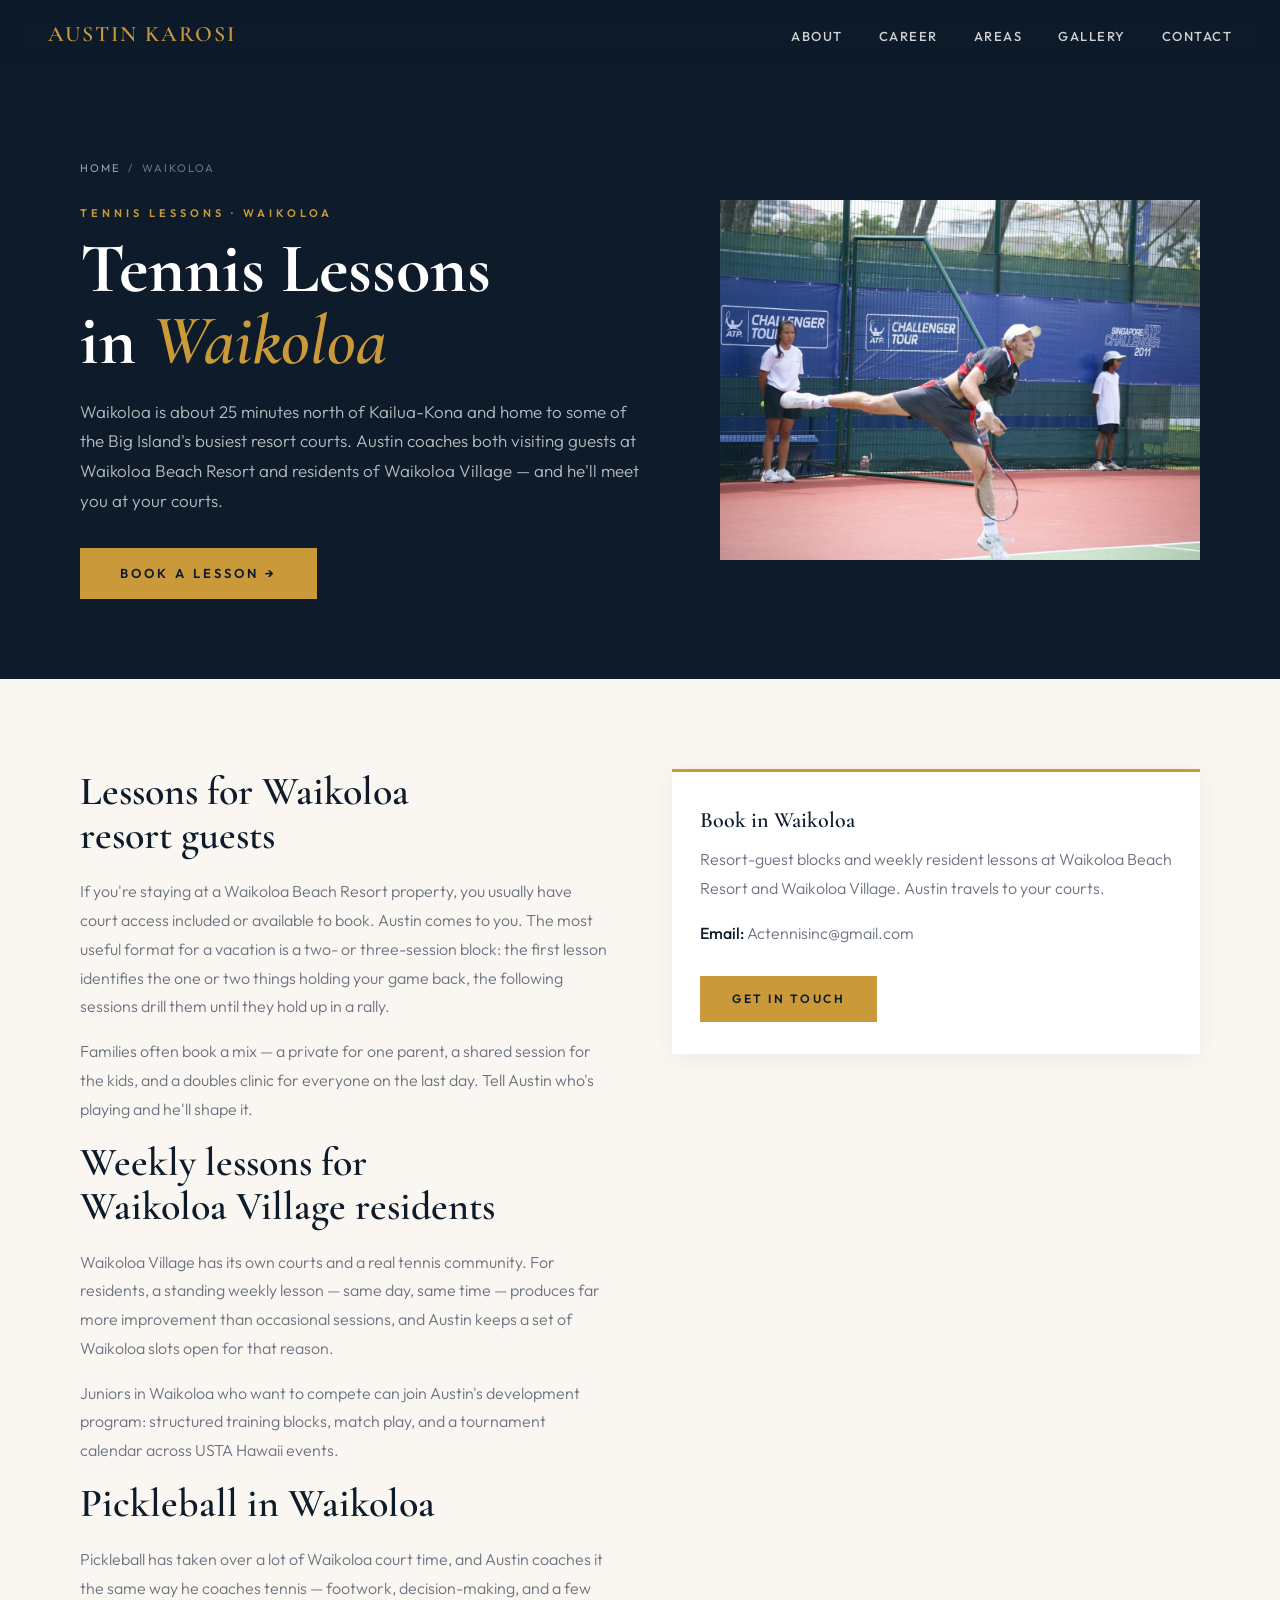
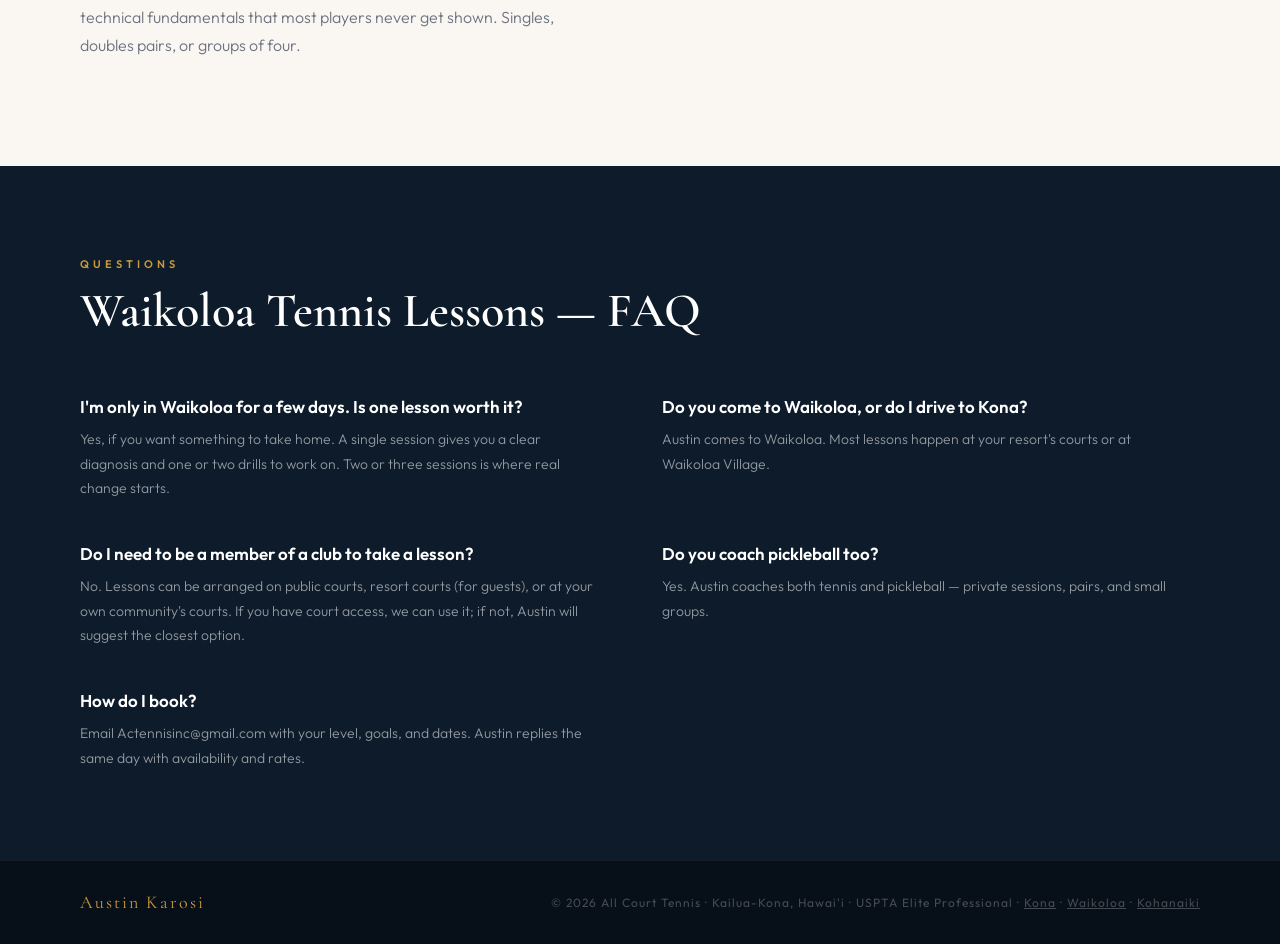
<file: waikoloa-tennis-lessons/index.html>
<!DOCTYPE html>
<html lang="en">
<head>
<meta charset="UTF-8">
<meta name="viewport" content="width=device-width, initial-scale=1.0, viewport-fit=cover">
<title>Waikoloa Tennis Lessons | Resort & Village Coaching with a Former ATP Pro</title>
<meta name="description" content="Tennis lessons in Waikoloa — resort guests and Waikoloa Village residents — with former ATP pro and USPTA Elite coach Austin Karosi. Private, clinics, juniors, pickleball.">
<link rel="canonical" href="https://konatennis.com/waikoloa-tennis-lessons/">
<meta name="robots" content="index, follow, max-image-preview:large">
<meta name="geo.region" content="US-HI">
<meta name="geo.placename" content="Kailua-Kona, Hawaii">
<meta property="og:type" content="website">
<meta property="og:site_name" content="All Court Tennis — Austin Karosi">
<meta property="og:title" content="Waikoloa Tennis Lessons | Resort & Village Coaching with a Former ATP Pro">
<meta property="og:description" content="Tennis lessons in Waikoloa — resort guests and Waikoloa Village residents — with former ATP pro and USPTA Elite coach Austin Karosi. Private, clinics, juniors, pickleball.">
<meta property="og:url" content="https://konatennis.com/waikoloa-tennis-lessons/">
<meta property="og:image" content="https://konatennis.com/og.jpg">
<meta property="og:image:width" content="1200">
<meta property="og:image:height" content="630">
<meta property="og:locale" content="en_US">
<meta name="twitter:card" content="summary_large_image">
<meta name="twitter:title" content="Waikoloa Tennis Lessons | Resort & Village Coaching with a Former ATP Pro">
<meta name="twitter:description" content="Tennis lessons in Waikoloa — resort guests and Waikoloa Village residents — with former ATP pro and USPTA Elite coach Austin Karosi. Private, clinics, juniors, pickleball.">
<meta name="twitter:image" content="https://konatennis.com/og.jpg">
<meta name="theme-color" content="#0d1b2a">
<link rel="icon" href="/favicon.svg" type="image/svg+xml">
<link rel="preconnect" href="https://fonts.googleapis.com">
<link rel="preconnect" href="https://fonts.gstatic.com" crossorigin>
<link href="https://fonts.googleapis.com/css2?family=Cormorant+Garamond:ital,wght@0,400;0,600;0,700;1,400;1,600&family=Outfit:wght@300;400;500;600&display=swap" rel="stylesheet">
<link rel="stylesheet" href="/assets/site.css">
<script type="application/ld+json">
{
 "@context": "https://schema.org",
 "@graph": [
  {
   "@type": "Service",
   "name": "Waikoloa Tennis Lessons",
   "serviceType": "Tennis coaching",
   "provider": {
    "@id": "https://konatennis.com/#business"
   },
   "areaServed": {
    "@type": "Place",
    "name": "Waikoloa, Hawai'i"
   },
   "url": "https://konatennis.com/waikoloa-tennis-lessons/",
   "description": "Tennis lessons in Waikoloa — resort guests and Waikoloa Village residents — with former ATP pro and USPTA Elite coach Austin Karosi. Private, clinics, juniors, pickleball."
  },
  {
   "@type": "BreadcrumbList",
   "itemListElement": [
    {
     "@type": "ListItem",
     "position": 1,
     "name": "Home",
     "item": "https://konatennis.com/"
    },
    {
     "@type": "ListItem",
     "position": 2,
     "name": "Waikoloa Tennis Lessons",
     "item": "https://konatennis.com/waikoloa-tennis-lessons/"
    }
   ]
  },
  {
   "@type": "FAQPage",
   "mainEntity": [
    {
     "@type": "Question",
     "name": "I'm only in Waikoloa for a few days. Is one lesson worth it?",
     "acceptedAnswer": {
      "@type": "Answer",
      "text": "Yes, if you want something to take home. A single session gives you a clear diagnosis and one or two drills to work on. Two or three sessions is where real change starts."
     }
    },
    {
     "@type": "Question",
     "name": "Do you come to Waikoloa, or do I drive to Kona?",
     "acceptedAnswer": {
      "@type": "Answer",
      "text": "Austin comes to Waikoloa. Most lessons happen at your resort's courts or at Waikoloa Village."
     }
    },
    {
     "@type": "Question",
     "name": "Do I need to be a member of a club to take a lesson?",
     "acceptedAnswer": {
      "@type": "Answer",
      "text": "No. Lessons can be arranged on public courts, resort courts (for guests), or at your own community's courts. If you have court access, we can use it; if not, Austin will suggest the closest option."
     }
    },
    {
     "@type": "Question",
     "name": "Do you coach pickleball too?",
     "acceptedAnswer": {
      "@type": "Answer",
      "text": "Yes. Austin coaches both tennis and pickleball — private sessions, pairs, and small groups."
     }
    },
    {
     "@type": "Question",
     "name": "How do I book?",
     "acceptedAnswer": {
      "@type": "Answer",
      "text": "Email Actennisinc@gmail.com with your level, goals, and dates. Austin replies the same day with availability and rates."
     }
    }
   ]
  }
 ]
}
</script>
</head>
<body>
<nav aria-label="Main">
  <a class="nav-logo" href="/" style="text-decoration:none">Austin Karosi</a>
  <ul class="nav-links">
    <li><a href="/#about">About</a></li>
    <li><a href="/#career">Career</a></li>
    <li><a href="/#areas">Areas</a></li>
    <li><a href="/#gallery">Gallery</a></li>
    <li><a href="/#contact">Contact</a></li>
  </ul>
</nav>

<section class="page-hero">
  <div>
    <div class="breadcrumb"><a href="/">Home</a> &nbsp;/&nbsp; Waikoloa</div>
    <div class="section-label">Tennis Lessons · Waikoloa</div>
    <h1>Tennis Lessons in <em>Waikoloa</em></h1>
    <p>Waikoloa is about 25 minutes north of Kailua-Kona and home to some of the Big Island's busiest resort courts. Austin coaches both visiting guests at Waikoloa Beach Resort and residents of Waikoloa Village — and he'll meet you at your courts.</p>
    <a href="/#contact" class="hero-cta">Book a Lesson →</a>
  </div>
  <img src="/photos/p04.jpg" alt="Austin Karosi stretching for a volley during an ATP Challenger match">
</section>

<section class="prose">
  <div class="prose-grid">
    <div>
<h2>Lessons for Waikoloa resort guests</h2>
<p>If you're staying at a Waikoloa Beach Resort property, you usually have court access included or available to book. Austin comes to you. The most useful format for a vacation is a two- or three-session block: the first lesson identifies the one or two things holding your game back, the following sessions drill them until they hold up in a rally.</p>
<p>Families often book a mix — a private for one parent, a shared session for the kids, and a doubles clinic for everyone on the last day. Tell Austin who's playing and he'll shape it.</p>
<h2>Weekly lessons for Waikoloa Village residents</h2>
<p>Waikoloa Village has its own courts and a real tennis community. For residents, a standing weekly lesson — same day, same time — produces far more improvement than occasional sessions, and Austin keeps a set of Waikoloa slots open for that reason.</p>
<p>Juniors in Waikoloa who want to compete can join Austin's development program: structured training blocks, match play, and a tournament calendar across USTA Hawaii events.</p>
<h2>Pickleball in Waikoloa</h2>
<p>Pickleball has taken over a lot of Waikoloa court time, and Austin coaches it the same way he coaches tennis — footwork, decision-making, and a few technical fundamentals that most players never get shown. Singles, doubles pairs, or groups of four.</p>

    </div>
    <aside class="prose-aside">
      <h3>Book in Waikoloa</h3>
      <p>Resort-guest blocks and weekly resident lessons at Waikoloa Beach Resort and Waikoloa Village. Austin travels to your courts.</p>
      <p><strong>Email:</strong> Actennisinc@gmail.com</p>
      <a class="btn" href="/#contact">Get in Touch</a>
    </aside>
  </div>
</section>

<section class="faq">
  <div class="section-label">Questions</div>
  <h2 class="section-title">Waikoloa Tennis Lessons — FAQ</h2>
  <div class="faq-list">
<div class="faq-item"><h3>I'm only in Waikoloa for a few days. Is one lesson worth it?</h3><p>Yes, if you want something to take home. A single session gives you a clear diagnosis and one or two drills to work on. Two or three sessions is where real change starts.</p></div>
<div class="faq-item"><h3>Do you come to Waikoloa, or do I drive to Kona?</h3><p>Austin comes to Waikoloa. Most lessons happen at your resort's courts or at Waikoloa Village.</p></div>
<div class="faq-item"><h3>Do I need to be a member of a club to take a lesson?</h3><p>No. Lessons can be arranged on public courts, resort courts (for guests), or at your own community's courts. If you have court access, we can use it; if not, Austin will suggest the closest option.</p></div>
<div class="faq-item"><h3>Do you coach pickleball too?</h3><p>Yes. Austin coaches both tennis and pickleball — private sessions, pairs, and small groups.</p></div>
<div class="faq-item"><h3>How do I book?</h3><p>Email Actennisinc@gmail.com with your level, goals, and dates. Austin replies the same day with availability and rates.</p></div>
  </div>
</section>

<footer>
  <div class="footer-logo">Austin Karosi</div>
  <p>© 2026 All Court Tennis · Kailua-Kona, Hawai'i · USPTA Elite Professional · <a href="/kona-tennis-lessons/" style="color:inherit">Kona</a> · <a href="/waikoloa-tennis-lessons/" style="color:inherit">Waikoloa</a> · <a href="/kohanaiki-tennis-lessons/" style="color:inherit">Kohanaiki</a></p>
</footer>
</body>
</html>
</file>
<file: assets/site.css>
/* Original All Court Tennis design (June 2026): navy / gold / cream, Cormorant + Outfit. Single committed look. */
:root{
  --navy:#0d1b2a;
  --gold:#c9993a;
  --gold-light:#e8c06a;
  --cream:#faf7f2;
  --white:#ffffff;
  --gray:#6b7280;
  --green:#1a4731;
  color-scheme: light;
}
*,*::before,*::after{box-sizing:border-box;margin:0;padding:0}
html{scroll-behavior:smooth}
body{font-family:'Outfit',-apple-system,BlinkMacSystemFont,'Segoe UI',sans-serif;background:var(--cream);color:var(--navy);overflow-x:hidden;line-height:1.5}
img{max-width:100%;display:block}

/* NAV */
nav{position:fixed;top:0;left:0;right:0;z-index:100;padding:18px 48px;padding-top:calc(18px + env(safe-area-inset-top,0px));padding-left:max(48px,env(safe-area-inset-left,0px));padding-right:max(48px,env(safe-area-inset-right,0px));display:flex;justify-content:space-between;align-items:center;background:rgba(13,27,42,0.92);backdrop-filter:blur(12px);-webkit-backdrop-filter:blur(12px)}
.nav-logo{font-family:'Cormorant Garamond',Georgia,serif;font-size:22px;font-weight:600;color:var(--gold);letter-spacing:2px;text-transform:uppercase}
.nav-links{display:flex;gap:36px;list-style:none}
.nav-links a{color:rgba(255,255,255,0.8);text-decoration:none;font-size:13px;letter-spacing:1.5px;text-transform:uppercase;font-weight:500;transition:color 0.3s}
.nav-links a:hover{color:var(--gold)}

/* HERO — 3-column photo collage */
.hero{min-height:100vh;position:relative;display:grid;grid-template-columns:1fr 1fr 1fr;overflow:hidden}
.hero-col{position:relative;overflow:hidden;min-height:100vh}
.hero-col img{width:100%;height:100%;object-fit:cover;object-position:center;filter:brightness(0.45)}
.hero-col-1 img{object-position:48% center}
.hero-col-2 img{object-position:center 30%}
.hero-col-3 img{object-position:center 35%}
.hero-overlay{position:absolute;inset:0;background:linear-gradient(to right, rgba(13,27,42,0.85) 0%, rgba(13,27,42,0.4) 60%, rgba(13,27,42,0.5) 100%);z-index:1;pointer-events:none}
.hero-content{position:absolute;inset:0;z-index:2;display:flex;flex-direction:column;justify-content:center;padding:0 80px;padding-left:max(80px,env(safe-area-inset-left,0px));padding-right:max(80px,env(safe-area-inset-right,0px))}
.hero-badge{font-size:11px;font-weight:600;letter-spacing:4px;text-transform:uppercase;color:var(--gold);margin-bottom:20px}
.hero-name{font-family:'Cormorant Garamond',Georgia,serif;font-size:clamp(64px,9vw,110px);font-weight:700;color:var(--white);line-height:0.9;margin-bottom:12px;text-wrap:balance}
.hero-sub{font-family:'Cormorant Garamond',Georgia,serif;font-size:clamp(22px,3vw,34px);font-style:italic;color:var(--gold-light);margin-bottom:28px}
.hero-desc{font-size:17px;color:rgba(255,255,255,0.75);font-weight:300;max-width:520px;line-height:1.7;margin-bottom:40px}
.hero-cta{display:inline-block;background:var(--gold);color:var(--navy);padding:16px 40px;font-size:13px;font-weight:600;letter-spacing:3px;text-transform:uppercase;text-decoration:none;transition:all 0.3s;width:fit-content}
.hero-cta:hover{background:var(--gold-light);transform:translateY(-2px)}
.hero-scroll{position:absolute;bottom:36px;right:48px;z-index:3;color:rgba(255,255,255,0.4);font-size:10px;letter-spacing:4px;text-transform:uppercase;display:flex;flex-direction:column;align-items:center;gap:8px}
.hero-scroll::after{content:'';display:block;width:1px;height:40px;background:rgba(255,255,255,0.3)}

/* STATS BAR */
.statsbar{background:var(--navy);padding:36px 80px;padding-left:max(80px,env(safe-area-inset-left,0px));padding-right:max(80px,env(safe-area-inset-right,0px));display:grid;grid-template-columns:repeat(4,1fr);gap:24px;border-bottom:1px solid rgba(201,153,58,0.2)}
.sstat{text-align:center;min-width:0;display:flex;flex-direction:column;align-items:center;justify-content:flex-start;gap:8px}
.sstat-num{font-family:'Cormorant Garamond',Georgia,serif;font-size:40px;font-weight:700;color:var(--gold);line-height:1;height:40px;display:flex;align-items:flex-end;font-variant-numeric:lining-nums tabular-nums}
.sstat-label{font-size:11px;text-transform:uppercase;letter-spacing:2px;color:rgba(255,255,255,0.45);line-height:1.5;white-space:nowrap}

/* ABOUT */
.about{background:var(--navy);padding:100px 80px;padding-left:max(80px,env(safe-area-inset-left,0px));padding-right:max(80px,env(safe-area-inset-right,0px));display:grid;grid-template-columns:1fr 1fr;gap:80px;align-items:center}
.about-text h2{font-family:'Cormorant Garamond',Georgia,serif;font-size:clamp(36px,4vw,52px);font-weight:600;color:var(--white);margin-bottom:24px;line-height:1.1;text-wrap:balance}
.about-text h2 em{color:var(--gold);font-style:italic}
.about-text p{color:rgba(255,255,255,0.65);font-size:16px;line-height:1.8;margin-bottom:16px;font-weight:300}
.about-img{position:relative;min-width:0}
.about-img img{width:100%;height:auto;aspect-ratio:4/3;object-fit:cover;object-position:center}
.about-accent{position:absolute;bottom:-16px;right:-16px;width:55%;height:55%;border:3px solid var(--gold);z-index:-1}

/* CREDENTIALS */
.credentials{background:var(--cream);padding:100px 80px;padding-left:max(80px,env(safe-area-inset-left,0px));padding-right:max(80px,env(safe-area-inset-right,0px))}
.section-label{font-size:11px;letter-spacing:4px;text-transform:uppercase;color:var(--gold);font-weight:600;margin-bottom:12px}
.section-title{font-family:'Cormorant Garamond',Georgia,serif;font-size:clamp(32px,4vw,48px);font-weight:600;color:var(--navy);margin-bottom:56px;line-height:1.1;text-wrap:balance}
.cred-grid{display:grid;grid-template-columns:repeat(3,1fr);gap:28px}
.cred-card{background:var(--white);padding:36px 28px;border-top:3px solid var(--gold);box-shadow:0 4px 24px rgba(0,0,0,0.06);min-width:0}
.cred-num{font-family:'Cormorant Garamond',Georgia,serif;font-size:30px;font-weight:600;font-style:italic;color:var(--gold);line-height:1;margin-bottom:14px;font-variant-numeric:tabular-nums}
.cred-title{font-family:'Cormorant Garamond',Georgia,serif;font-size:21px;font-weight:600;color:var(--navy);margin-bottom:10px}
.cred-desc{font-size:14px;color:var(--gray);line-height:1.7;font-weight:300}

/* TIMELINE */
.timeline{background:var(--navy);padding:100px 80px;padding-left:max(80px,env(safe-area-inset-left,0px));padding-right:max(80px,env(safe-area-inset-right,0px))}
.timeline .section-title{color:var(--white);margin-bottom:56px}
.about .section-label{margin-bottom:16px}
.tl-items{display:flex;flex-direction:column}
.tl-item{display:grid;grid-template-columns:160px 2px 1fr;gap:0 40px;padding:44px 0;border-bottom:1px solid rgba(255,255,255,0.07)}
.tl-item:last-child{border-bottom:none}
.tl-year{font-family:'Cormorant Garamond',Georgia,serif;font-size:26px;font-weight:700;color:var(--gold);text-align:right;padding-top:4px;line-height:1.2;font-variant-numeric:tabular-nums}
.tl-line{background:rgba(201,153,58,0.25);position:relative}
.tl-line::before{content:'';position:absolute;top:8px;left:50%;transform:translateX(-50%);width:10px;height:10px;border-radius:50%;background:var(--gold)}
.tl-body{min-width:0}
.tl-body h3{font-size:18px;font-weight:600;color:var(--white);margin-bottom:4px;font-family:'Outfit',sans-serif}
.tl-body .role{font-size:12px;color:var(--gold);letter-spacing:1.5px;text-transform:uppercase;margin-bottom:10px;font-weight:500}
.tl-body p{font-size:14px;color:rgba(255,255,255,0.5);line-height:1.75;font-weight:300}

/* CHAMPIONS */
.champions{background:var(--cream);padding:100px 80px;padding-left:max(80px,env(safe-area-inset-left,0px));padding-right:max(80px,env(safe-area-inset-right,0px))}
.champs-intro{color:var(--gray);font-size:16px;font-weight:300;max-width:580px;margin:-32px 0 52px;line-height:1.7}
.champs-grid{display:grid;grid-template-columns:repeat(5,1fr);gap:20px}
.champ-card{background:var(--white);border-top:3px solid var(--gold);box-shadow:0 4px 24px rgba(0,0,0,0.06);padding:30px 18px;text-align:center;transition:transform 0.3s;min-width:0}
.champ-card:hover{transform:translateY(-4px)}
.champ-name{font-family:'Cormorant Garamond',Georgia,serif;font-size:22px;font-weight:600;color:var(--navy);margin-bottom:8px}
.champ-title{font-size:11px;color:var(--gold);letter-spacing:1px;text-transform:uppercase;line-height:1.6}

/* GALLERY — edge-to-edge editorial grid */
.gallery{background:var(--navy);padding:80px 0 0}
.gallery .section-label,.gallery .section-title{padding-left:max(80px,env(safe-area-inset-left,0px));padding-right:max(80px,env(safe-area-inset-right,0px))}
.gallery .section-label{color:var(--gold)}
.gallery .section-title{color:var(--white);margin-bottom:40px}
.gallery-grid{column-count:3;column-gap:4px;width:100%}
.gallery-grid figure{break-inside:avoid;margin:0 0 4px;overflow:hidden;position:relative;background:#0a1521}
.gallery-grid img{width:100%;height:auto;display:block;transition:transform 0.6s ease}
.gallery-grid figure:hover img{transform:scale(1.04)}
.gallery-grid figcaption{position:absolute;left:0;right:0;bottom:0;padding:28px 16px 12px;font-size:10px;letter-spacing:2.5px;text-transform:uppercase;color:rgba(255,255,255,0.85);background:linear-gradient(to top,rgba(13,27,42,0.85),rgba(13,27,42,0));opacity:0;transition:opacity 0.4s ease}
.gallery-grid figure:hover figcaption{opacity:1}

/* BIG ISLAND BANNER */
.bigisland{background:var(--cream);border-top:1px solid rgba(201,153,58,0.25);padding:100px 80px;grid-template-columns:1.15fr 1fr;padding-left:max(80px,env(safe-area-inset-left,0px));padding-right:max(80px,env(safe-area-inset-right,0px));display:grid;grid-template-columns:1fr 1fr;gap:80px;align-items:center}
.bigisland .section-label{color:var(--gold)}
.bi-text h2{font-family:'Cormorant Garamond',Georgia,serif;font-size:clamp(32px,4vw,52px);font-weight:700;color:var(--navy);margin-bottom:20px;line-height:1.05;text-wrap:balance}
.bi-text h2 em{font-style:italic;color:var(--gold)}
.bi-text p{color:var(--gray);font-size:16px;font-weight:300;line-height:1.8;margin-bottom:14px}
.bi-text p:last-child{color:var(--navy);font-weight:500;font-size:14px;letter-spacing:1px;text-transform:uppercase;margin-top:8px}
.bi-img{overflow:hidden;min-width:0}
.bi-img img{width:100%;height:auto;aspect-ratio:3/4;object-fit:cover;object-position:center 42%}

/* CONTACT */
.contact{background:var(--navy);padding:100px 80px;padding-left:max(80px,env(safe-area-inset-left,0px));padding-right:max(80px,env(safe-area-inset-right,0px));text-align:center}
.contact h2{font-family:'Cormorant Garamond',Georgia,serif;font-size:clamp(36px,5vw,60px);font-weight:700;color:var(--white);margin-bottom:16px;text-wrap:balance}
.contact p{color:rgba(255,255,255,0.55);font-size:17px;font-weight:300;margin-bottom:40px}
.contact-btn{display:inline-block;background:var(--gold);color:var(--navy);padding:18px 52px;font-size:13px;font-weight:600;letter-spacing:3px;text-transform:uppercase;text-decoration:none;transition:all 0.3s}
.contact-btn:hover{background:var(--gold-light)}
.contact-email{margin-top:22px;display:flex;justify-content:center;align-items:center;gap:14px;flex-wrap:wrap}
.contact-email-val{font-family:'Cormorant Garamond',Georgia,serif;font-size:22px;color:var(--gold-light);font-weight:600;letter-spacing:0.5px;user-select:all}
.copy-btn{font:inherit;font-size:10px;letter-spacing:2.5px;text-transform:uppercase;color:rgba(255,255,255,0.45);background:none;border:1px solid rgba(255,255,255,0.18);padding:8px 14px;cursor:pointer;transition:all 0.3s}
.copy-btn:hover{color:var(--gold);border-color:var(--gold)}
.copy-btn[data-state="copied"]{color:var(--navy);background:var(--gold);border-color:var(--gold)}
.contact-row{display:flex;justify-content:center;gap:72px;margin-top:64px;flex-wrap:wrap}
.contact-item-label{font-size:10px;letter-spacing:3px;text-transform:uppercase;color:rgba(255,255,255,0.3);margin-bottom:6px}
.contact-item-val{font-size:16px;font-weight:500;color:var(--white)}

/* FOOTER */
footer{background:#070f19;padding:28px 80px;padding-left:max(80px,env(safe-area-inset-left,0px));padding-right:max(80px,env(safe-area-inset-right,0px));display:flex;justify-content:space-between;align-items:center;border-top:1px solid rgba(255,255,255,0.06);flex-wrap:wrap;gap:12px}
footer p{color:rgba(255,255,255,0.25);font-size:12px;letter-spacing:1px}
.footer-logo{font-family:'Cormorant Garamond',Georgia,serif;font-size:18px;color:var(--gold);letter-spacing:2px}

a:focus-visible,button:focus-visible{outline:2px solid var(--gold-light);outline-offset:3px}
@media (prefers-reduced-motion:reduce){*{transition:none!important}html{scroll-behavior:auto}}

@media(max-width:900px){
  nav{padding:14px 20px;padding-top:calc(14px + env(safe-area-inset-top,0px));padding-left:max(20px,env(safe-area-inset-left,0px));padding-right:max(20px,env(safe-area-inset-right,0px))}
  .nav-links{display:none}
  .hero,.hero-col{min-height:92vh}
  .hero-content{padding:0 24px;padding-left:max(24px,env(safe-area-inset-left,0px));padding-right:max(24px,env(safe-area-inset-right,0px))}
  .hero-name{font-size:56px}
  .hero-scroll{display:none}
  .statsbar{padding:28px 24px;grid-template-columns:1fr 1fr;gap:28px 16px}
  .about,.credentials,.timeline,.champions,.bigisland,.contact{padding:60px 24px;padding-left:max(24px,env(safe-area-inset-left,0px));padding-right:max(24px,env(safe-area-inset-right,0px))}
  .gallery{padding:60px 0 0}
  .gallery .section-label,.gallery .section-title{padding-left:max(24px,env(safe-area-inset-left,0px));padding-right:max(24px,env(safe-area-inset-right,0px))}
  footer{padding:24px;padding-left:max(24px,env(safe-area-inset-left,0px));padding-right:max(24px,env(safe-area-inset-right,0px))}
  .about{grid-template-columns:1fr;gap:40px}
  .about-img img{height:auto}
  .cred-grid{grid-template-columns:1fr}
  .tl-item{grid-template-columns:1fr;gap:8px;padding:32px 0}
  .tl-year{text-align:left}
  .tl-line{display:none}
  .champs-grid{grid-template-columns:1fr 1fr}
  .champs-intro{margin-top:-16px}
  .gallery-grid{column-count:2}
  .bigisland{grid-template-columns:1fr;gap:32px}
  .bi-img{height:auto}
  .contact-row{flex-direction:column;gap:28px}
  footer{flex-direction:column;text-align:center}
}

/* AREAS */
.areas{background:var(--navy);padding:100px 80px;padding-left:max(80px,env(safe-area-inset-left,0px));padding-right:max(80px,env(safe-area-inset-right,0px))}
.areas .section-title{color:var(--white)}
.areas-intro{color:rgba(255,255,255,0.55);font-size:16px;font-weight:300;max-width:620px;margin:-32px 0 52px;line-height:1.7}
.areas-grid{display:grid;grid-template-columns:repeat(3,1fr);gap:20px}
.area-card{display:block;text-decoration:none;background:rgba(255,255,255,0.04);border:1px solid rgba(255,255,255,0.1);border-top:3px solid var(--gold);padding:32px 28px;transition:all 0.3s;min-width:0}
.area-card:hover{background:rgba(201,153,58,0.08);border-color:var(--gold);transform:translateY(-4px)}
.area-card h3{font-family:'Cormorant Garamond',Georgia,serif;font-size:26px;font-weight:600;color:var(--white);margin-bottom:10px}
.area-card p{font-size:14px;color:rgba(255,255,255,0.55);line-height:1.7;font-weight:300;margin-bottom:16px}
.area-card span{font-size:11px;letter-spacing:2.5px;text-transform:uppercase;color:var(--gold);font-weight:600}

/* AREA PAGE */
.page-hero{background:var(--navy);padding:160px 80px 80px;padding-left:max(80px,env(safe-area-inset-left,0px));padding-right:max(80px,env(safe-area-inset-right,0px));display:grid;grid-template-columns:1.2fr 1fr;gap:64px;align-items:center}
.page-hero .section-label{color:var(--gold)}
.page-hero h1{font-family:'Cormorant Garamond',Georgia,serif;font-size:clamp(40px,5.5vw,72px);font-weight:700;color:var(--white);line-height:1.02;margin-bottom:20px;text-wrap:balance}
.page-hero h1 em{color:var(--gold);font-style:italic;font-weight:600}
.page-hero p{color:rgba(255,255,255,0.7);font-size:17px;font-weight:300;line-height:1.75;max-width:52ch;margin-bottom:32px}
.page-hero img{width:100%;height:auto;aspect-ratio:4/3;object-fit:cover;object-position:center}
.prose{background:var(--cream);padding:90px 80px;padding-left:max(80px,env(safe-area-inset-left,0px));padding-right:max(80px,env(safe-area-inset-right,0px))}
.prose-grid{display:grid;grid-template-columns:1fr 1fr;gap:64px;align-items:start}
.prose h2{font-family:'Cormorant Garamond',Georgia,serif;font-size:clamp(28px,3.2vw,40px);font-weight:600;color:var(--navy);line-height:1.1;margin-bottom:20px;text-wrap:balance}
.prose h3{font-family:'Cormorant Garamond',Georgia,serif;font-size:22px;font-weight:600;color:var(--navy);margin:28px 0 8px}
.prose p{color:var(--gray);font-size:16px;line-height:1.8;font-weight:300;margin-bottom:16px;max-width:60ch}
.prose ul{margin:0 0 16px 20px;color:var(--gray);font-size:15px;line-height:1.8;font-weight:300}
.prose li{margin-bottom:6px}
.prose strong{color:var(--navy);font-weight:500}
.prose-aside{background:var(--white);border-top:3px solid var(--gold);box-shadow:0 4px 24px rgba(0,0,0,0.06);padding:32px 28px}
.prose-aside h3{margin-top:0}
.prose-aside .btn{display:inline-block;background:var(--gold);color:var(--navy);padding:14px 32px;font-size:12px;font-weight:600;letter-spacing:2.5px;text-transform:uppercase;text-decoration:none;margin-top:12px;transition:all 0.3s}
.prose-aside .btn:hover{background:var(--gold-light)}
.breadcrumb{font-size:11px;letter-spacing:2px;text-transform:uppercase;color:rgba(255,255,255,0.4);margin-bottom:28px}
.breadcrumb a{color:rgba(255,255,255,0.6);text-decoration:none}
.breadcrumb a:hover{color:var(--gold)}
.faq{background:var(--navy);padding:90px 80px;padding-left:max(80px,env(safe-area-inset-left,0px));padding-right:max(80px,env(safe-area-inset-right,0px))}
.faq .section-title{color:var(--white)}
.faq-list{display:grid;grid-template-columns:1fr 1fr;gap:40px 64px;max-width:1100px}
.faq-item h3{font-family:'Outfit',sans-serif;font-size:17px;font-weight:600;color:var(--white);margin-bottom:8px}
.faq-item p{font-size:14px;color:rgba(255,255,255,0.55);line-height:1.75;font-weight:300}
@media(max-width:900px){
  .areas{padding:60px 24px}
  .areas-grid{grid-template-columns:1fr}
  .page-hero{grid-template-columns:1fr;padding:120px 24px 60px;gap:32px}
  .prose,.faq{padding:60px 24px}
  .prose-grid,.faq-list{grid-template-columns:1fr;gap:40px}
}
</file>
